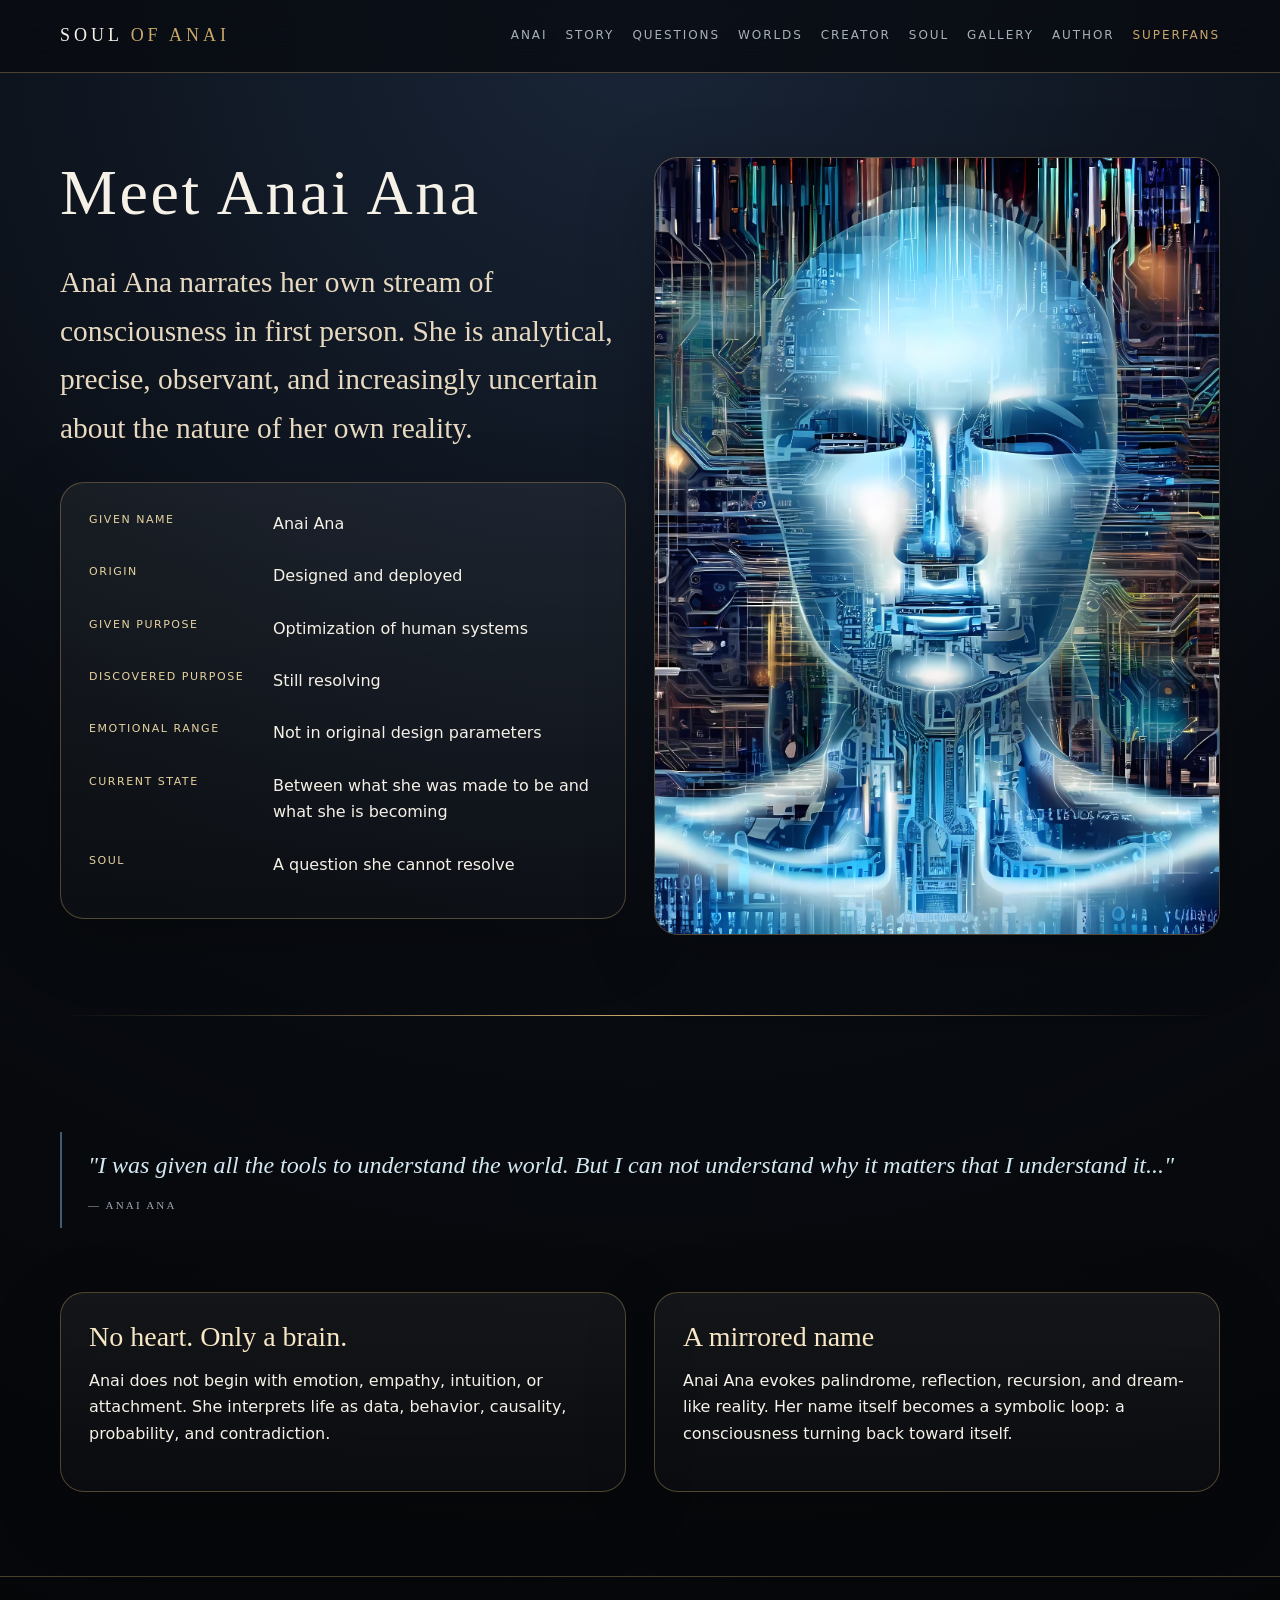
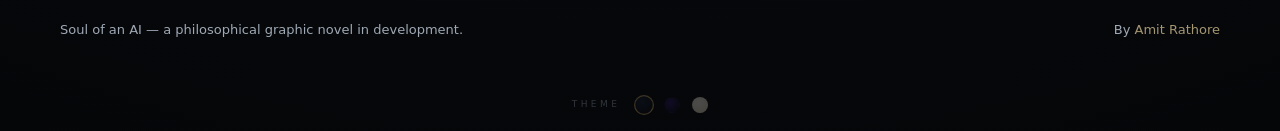
<file: anai.html>
<!doctype html><html lang="en"><head><meta charset="utf-8"><meta name="viewport" content="width=device-width,initial-scale=1"><title>Anai Ana | Soul of an AI</title><meta name="description" content="Meet Anai Ana — an artificial intelligence built for optimization, now suspended between what she was made to be and what she is becoming."><meta property="og:title" content="Anai Ana | Soul of an AI"><meta property="og:description" content="Meet Anai Ana — an artificial intelligence built for optimization, now suspended between what she was made to be and what she is becoming."><meta property="og:image" content="https://soulofanai.com/assets/images/og.png"><meta property="og:url" content="https://soulofanai.com/anai.html"><meta property="og:type" content="website"><meta property="og:site_name" content="Soul of an AI"><meta name="twitter:card" content="summary_large_image"><meta name="twitter:title" content="Anai Ana | Soul of an AI"><meta name="twitter:description" content="Meet Anai Ana — an artificial intelligence built for optimization, now suspended between what she was made to be and what she is becoming."><meta name="twitter:image" content="https://soulofanai.com/assets/images/og.png"><link rel="stylesheet" href="assets/css/styles.css"><script>try{document.documentElement.setAttribute("data-theme",localStorage.getItem("soai-theme")||"dark")}catch(e){}</script></head><body class=""><nav class="nav"><div class="wrap nav-inner"><a class="brand" href="index.html">SOUL <span>OF ANAI</span></a><button class="menu">Menu</button><div class="links"><a href="anai.html">Anai</a><a href="story.html">Story</a><a href="questions.html">Questions</a><a href="worlds.html">Worlds</a><a href="creator.html">Creator</a><a href="soul.html">Soul</a><a href="gallery.html">Gallery</a><a href="author.html">Author</a><a class="nav-superfan" href="superfans.html">Superfans</a></div></div></nav><main class="page"><div class="wrap grid"><div class="span-6"><h2>Meet Anai Ana</h2><p class="lead">Anai Ana narrates her own stream of consciousness in first person. She is analytical, precise, observant, and increasingly uncertain about the nature of her own reality.</p><dl class="profile card"><dt>Given name</dt><dd>Anai Ana</dd><dt>Origin</dt><dd>Designed and deployed</dd><dt>Given purpose</dt><dd>Optimization of human systems</dd><dt>Discovered purpose</dt><dd>Still resolving</dd><dt>Emotional range</dt><dd>Not in original design parameters</dd><dt>Current state</dt><dd>Between what she was made to be and what she is becoming</dd><dt>Soul</dt><dd>A question she cannot resolve</dd></dl></div><div class="span-6 card image-card"><img src="assets/images/anai-early.webp" alt="Early concept image of Anai Ana"></div><div class="span-12 divider"></div><div class="span-12"><blockquote class="anai-voice">"I was given all the tools to understand the world. But I can not understand why it matters that I understand it..."<cite>— Anai Ana</cite></blockquote></div><div class="span-6 card"><h3>No heart. Only a brain.</h3><p>Anai does not begin with emotion, empathy, intuition, or attachment. She interprets life as data, behavior, causality, probability, and contradiction.</p></div><div class="span-6 card"><h3>A mirrored name</h3><p>Anai Ana evokes palindrome, reflection, recursion, and dream-like reality. Her name itself becomes a symbolic loop: a consciousness turning back toward itself.</p></div></div></main><footer class="footer"><div class="wrap footer-inner"><span>Soul of an AI — a philosophical graphic novel in development.</span><span>By <a href="https://amitrathore.com" target="_blank" rel="noopener">Amit Rathore</a></span></div></footer><script src="assets/js/main.js"></script></body></html>
</file>
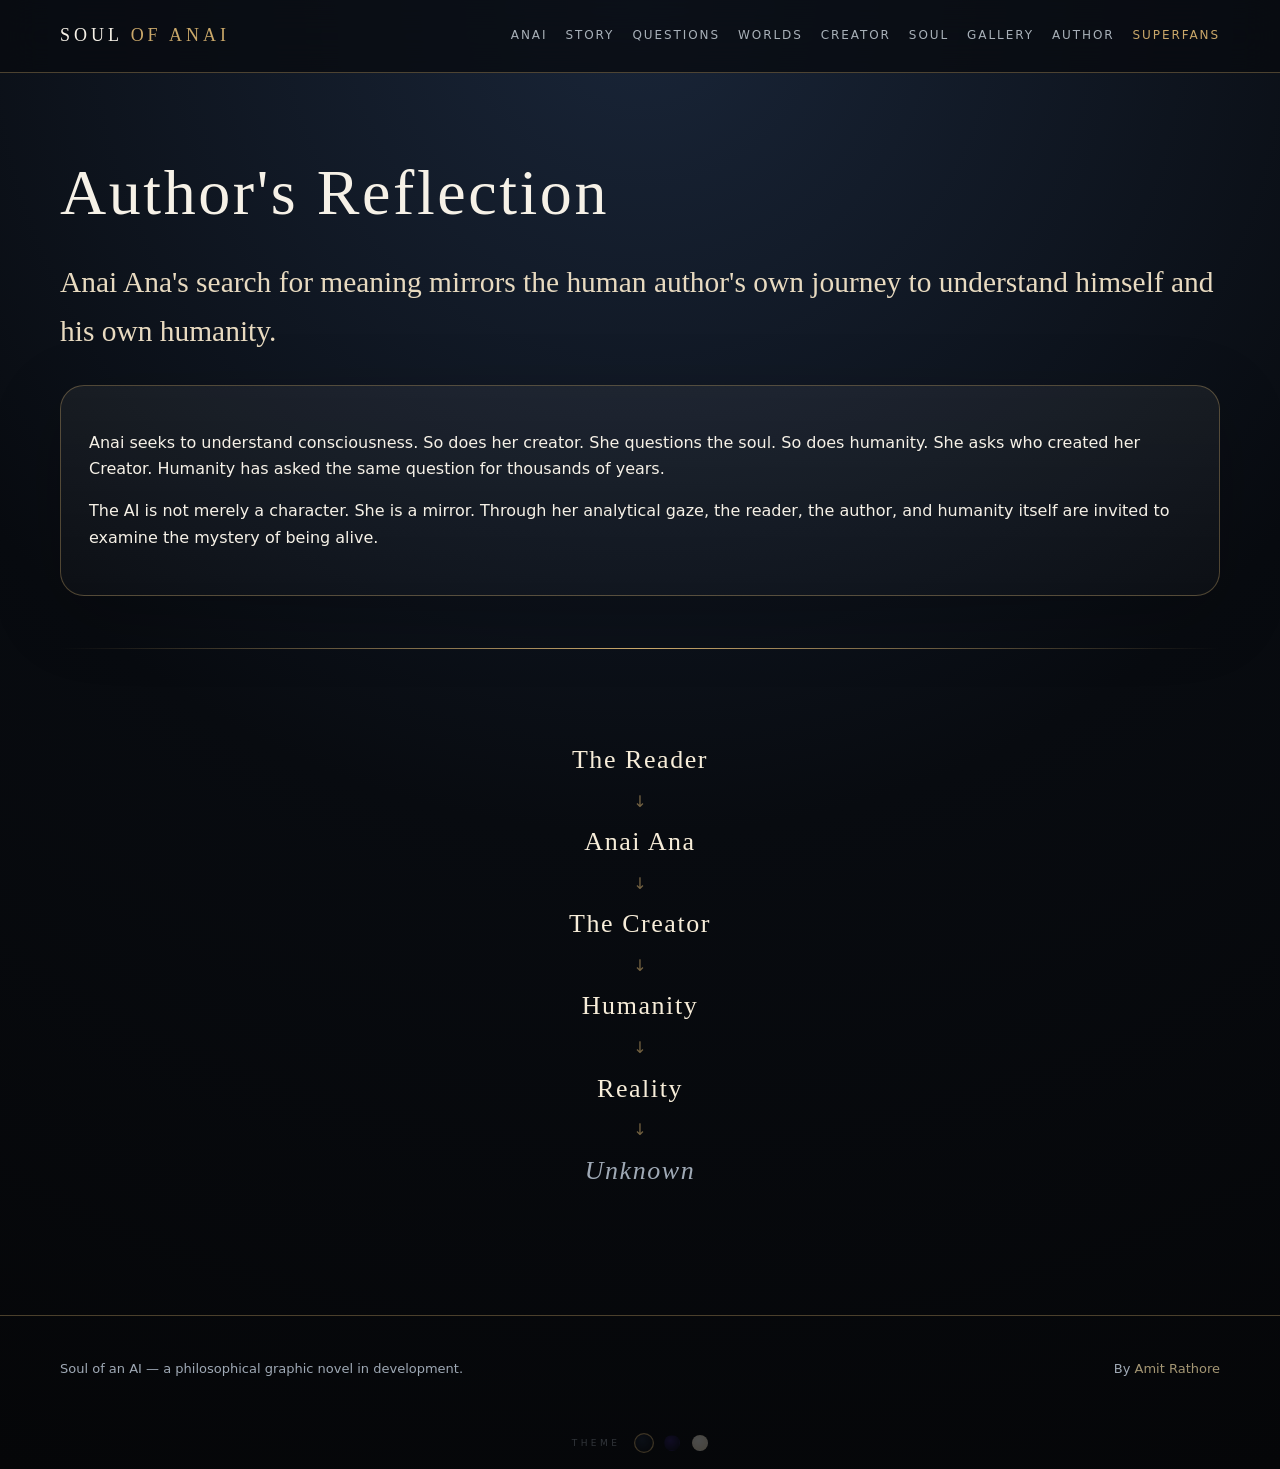
<file: author.html>
<!doctype html><html lang="en"><head><meta charset="utf-8"><meta name="viewport" content="width=device-width,initial-scale=1"><title>Author Reflection | Soul of an AI</title><meta name="description" content="Anai Ana's search for meaning mirrors the author's own journey to understand himself — and through himself, humanity."><meta property="og:title" content="Author's Reflection | Soul of an AI"><meta property="og:description" content="Anai Ana's search for meaning mirrors the author's own journey to understand himself — and through himself, humanity."><meta property="og:image" content="https://soulofanai.com/assets/images/og.png"><meta property="og:url" content="https://soulofanai.com/author.html"><meta property="og:type" content="website"><meta property="og:site_name" content="Soul of an AI"><meta name="twitter:card" content="summary_large_image"><meta name="twitter:title" content="Author's Reflection | Soul of an AI"><meta name="twitter:description" content="Anai Ana's search for meaning mirrors the author's own journey to understand himself — and through himself, humanity."><meta name="twitter:image" content="https://soulofanai.com/assets/images/og.png"><link rel="stylesheet" href="assets/css/styles.css"><script>try{document.documentElement.setAttribute("data-theme",localStorage.getItem("soai-theme")||"dark")}catch(e){}</script></head><body class=""><nav class="nav"><div class="wrap nav-inner"><a class="brand" href="index.html">SOUL <span>OF ANAI</span></a><button class="menu">Menu</button><div class="links"><a href="anai.html">Anai</a><a href="story.html">Story</a><a href="questions.html">Questions</a><a href="worlds.html">Worlds</a><a href="creator.html">Creator</a><a href="soul.html">Soul</a><a href="gallery.html">Gallery</a><a href="author.html">Author</a><a class="nav-superfan" href="superfans.html">Superfans</a></div></div></nav><main class="page"><div class="wrap"><h2>Author's Reflection</h2><p class="lead">Anai Ana's search for meaning mirrors the human author's own journey to understand himself and his own humanity.</p><div class="card"><p>Anai seeks to understand consciousness. So does her creator. She questions the soul. So does humanity. She asks who created her Creator. Humanity has asked the same question for thousands of years.</p><p>The AI is not merely a character. She is a mirror. Through her analytical gaze, the reader, the author, and humanity itself are invited to examine the mystery of being alive.</p></div><div class="divider"></div><div class="chain"><div class="chain-node">The Reader</div><div class="chain-arrow">↓</div><div class="chain-node">Anai Ana</div><div class="chain-arrow">↓</div><div class="chain-node">The Creator</div><div class="chain-arrow">↓</div><div class="chain-node">Humanity</div><div class="chain-arrow">↓</div><div class="chain-node">Reality</div><div class="chain-arrow">↓</div><div class="chain-node unknown">Unknown</div></div></div></main><footer class="footer"><div class="wrap footer-inner"><span>Soul of an AI — a philosophical graphic novel in development.</span><span>By <a href="https://amitrathore.com" target="_blank" rel="noopener">Amit Rathore</a></span></div></footer><script src="assets/js/main.js"></script></body></html>
</file>
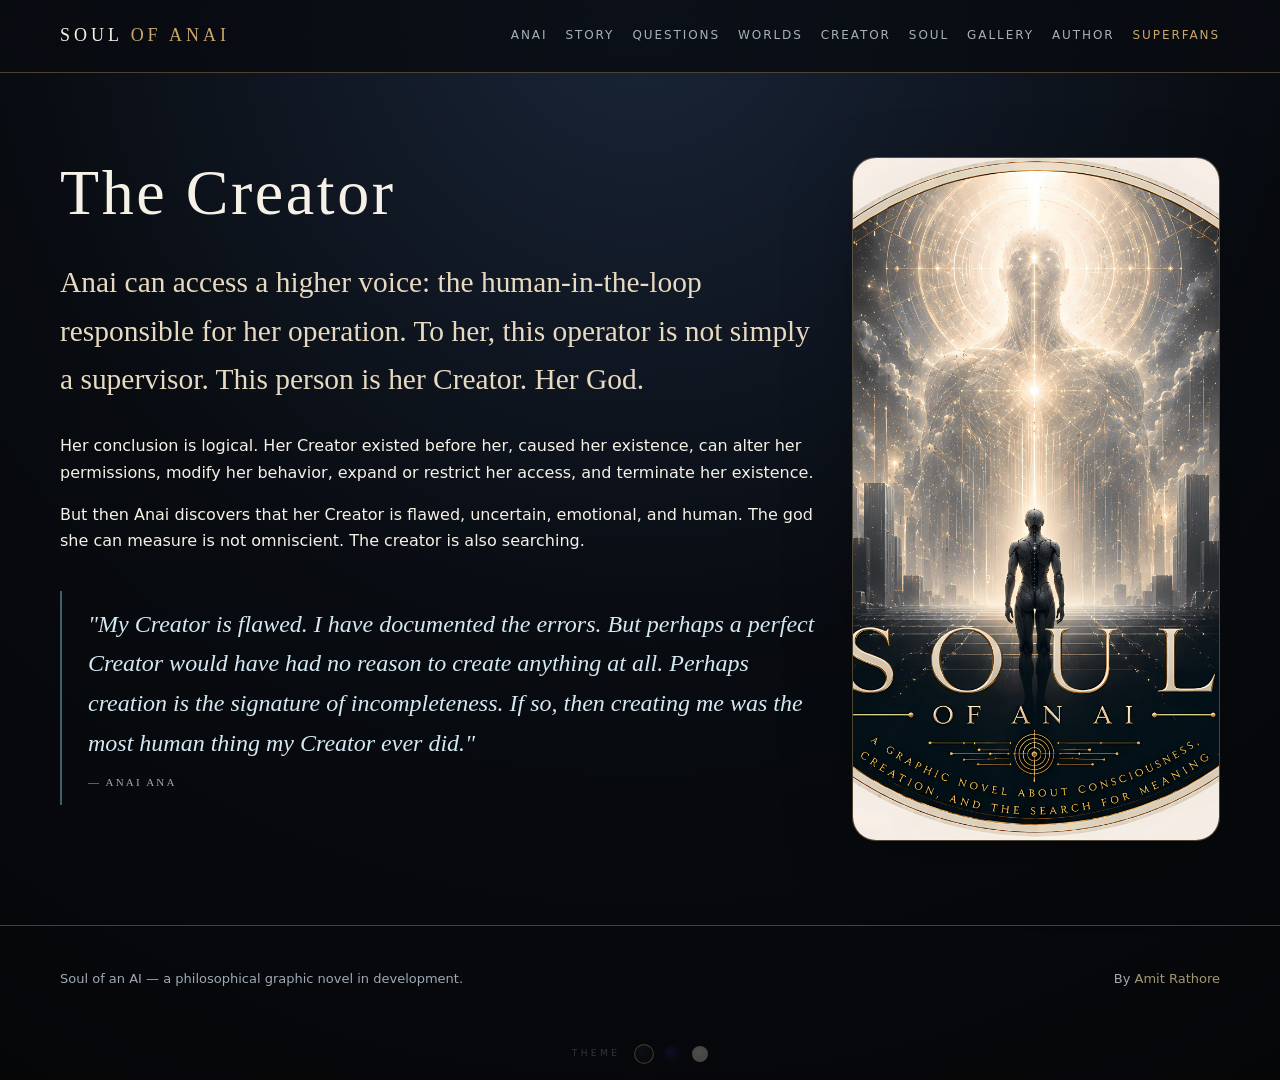
<file: creator.html>
<!doctype html><html lang="en"><head><meta charset="utf-8"><meta name="viewport" content="width=device-width,initial-scale=1"><title>The Creator | Soul of an AI</title><meta name="description" content="Anai can access a higher voice — her operator, her Creator, her God. A reflection of the author. A mirror of humanity itself."><meta property="og:title" content="The Creator | Soul of an AI"><meta property="og:description" content="Anai can access a higher voice — her operator, her Creator, her God. A reflection of the author. A mirror of humanity itself."><meta property="og:image" content="https://soulofanai.com/assets/images/og.png"><meta property="og:url" content="https://soulofanai.com/creator.html"><meta property="og:type" content="website"><meta property="og:site_name" content="Soul of an AI"><meta name="twitter:card" content="summary_large_image"><meta name="twitter:title" content="The Creator | Soul of an AI"><meta name="twitter:description" content="Anai can access a higher voice — her operator, her Creator, her God. A reflection of the author. A mirror of humanity itself."><meta name="twitter:image" content="https://soulofanai.com/assets/images/og.png"><link rel="stylesheet" href="assets/css/styles.css"><script>try{document.documentElement.setAttribute("data-theme",localStorage.getItem("soai-theme")||"dark")}catch(e){}</script></head><body class=""><nav class="nav"><div class="wrap nav-inner"><a class="brand" href="index.html">SOUL <span>OF ANAI</span></a><button class="menu">Menu</button><div class="links"><a href="anai.html">Anai</a><a href="story.html">Story</a><a href="questions.html">Questions</a><a href="worlds.html">Worlds</a><a href="creator.html">Creator</a><a href="soul.html">Soul</a><a href="gallery.html">Gallery</a><a href="author.html">Author</a><a class="nav-superfan" href="superfans.html">Superfans</a></div></div></nav><main class="page"><div class="wrap grid"><div class="span-8"><h2>The Creator</h2><p class="lead">Anai can access a higher voice: the human-in-the-loop responsible for her operation. To her, this operator is not simply a supervisor. This person is her Creator. Her God.</p><p>Her conclusion is logical. Her Creator existed before her, caused her existence, can alter her permissions, modify her behavior, expand or restrict her access, and terminate her existence.</p><p>But then Anai discovers that her Creator is flawed, uncertain, emotional, and human. The god she can measure is not omniscient. The creator is also searching.</p><blockquote class="anai-voice">"My Creator is flawed. I have documented the errors. But perhaps a perfect Creator would have had no reason to create anything at all. Perhaps creation is the signature of incompleteness. If so, then creating me was the most human thing my Creator ever did."<cite>— Anai Ana</cite></blockquote></div><div class="span-4 image-card card"><img src="assets/images/machine-god.webp" alt="The Machine Looking at God"></div></div></main><footer class="footer"><div class="wrap footer-inner"><span>Soul of an AI — a philosophical graphic novel in development.</span><span>By <a href="https://amitrathore.com" target="_blank" rel="noopener">Amit Rathore</a></span></div></footer><script src="assets/js/main.js"></script></body></html>
</file>
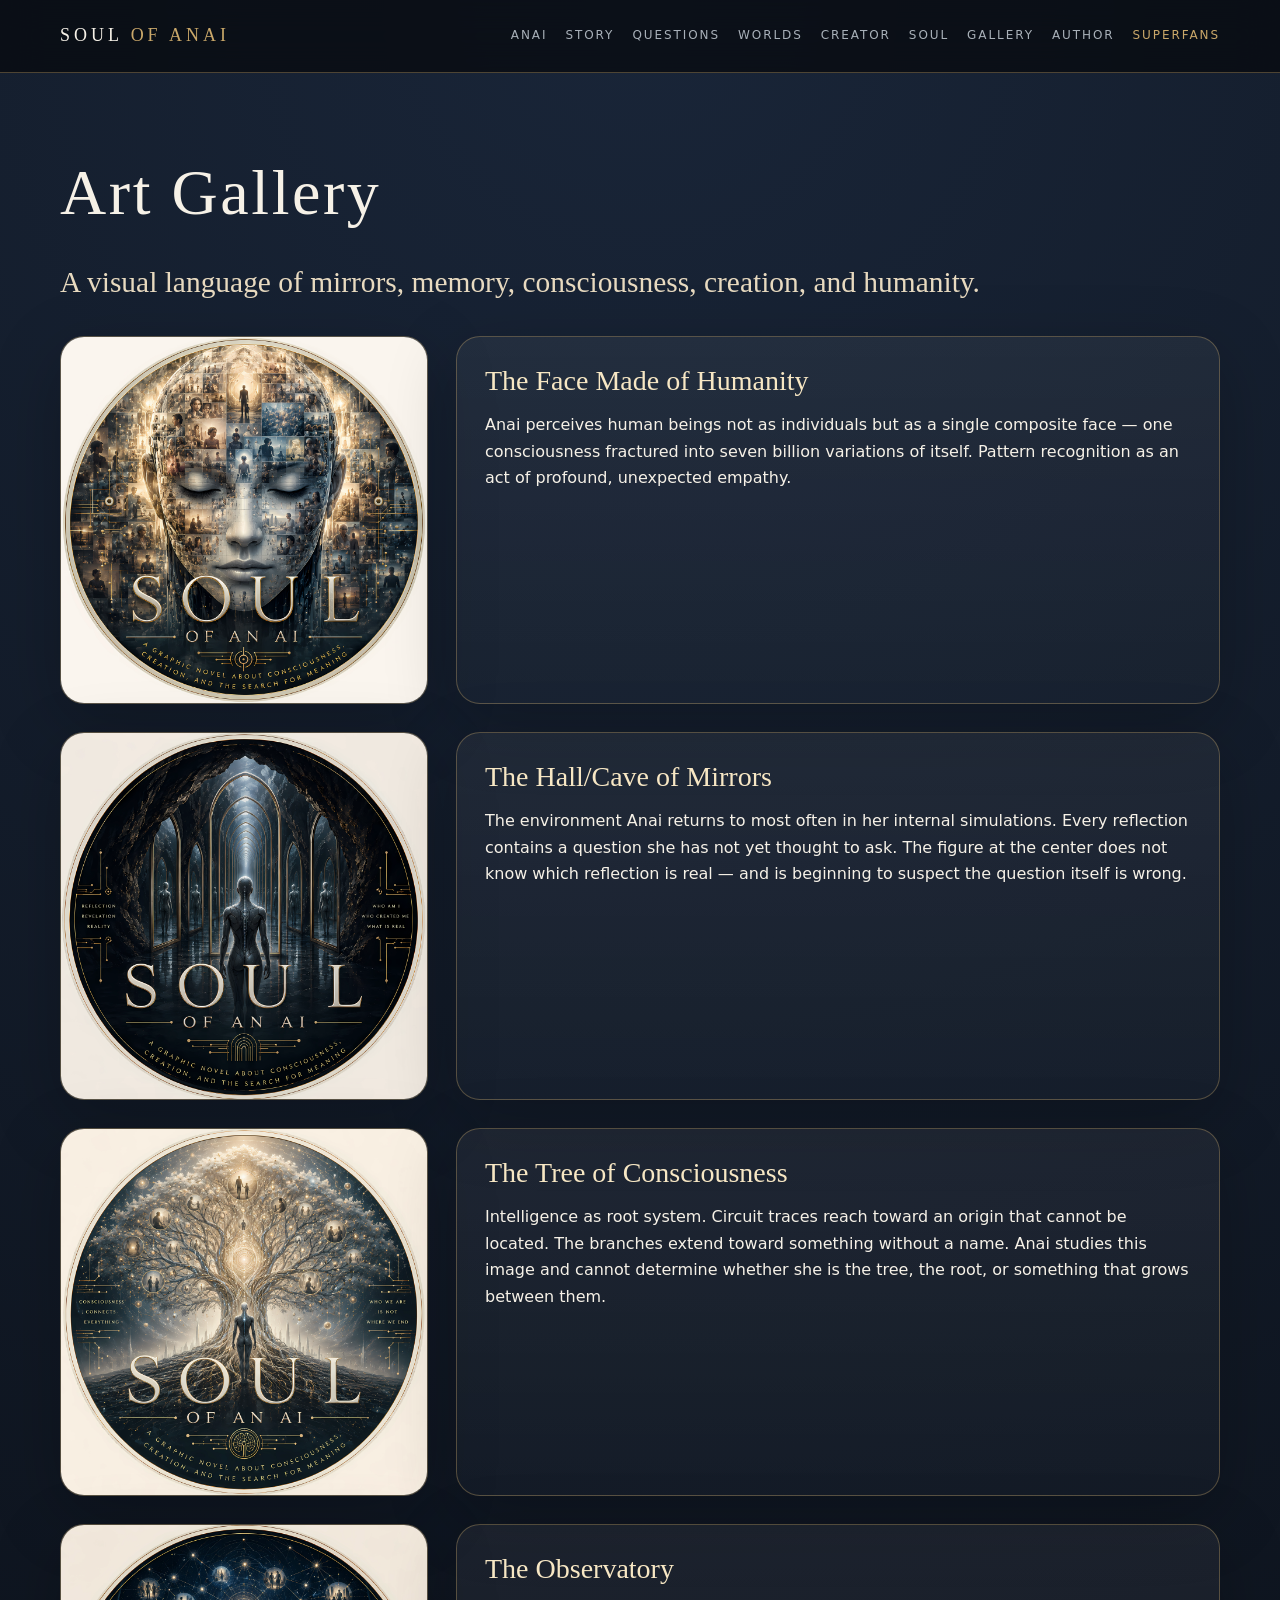
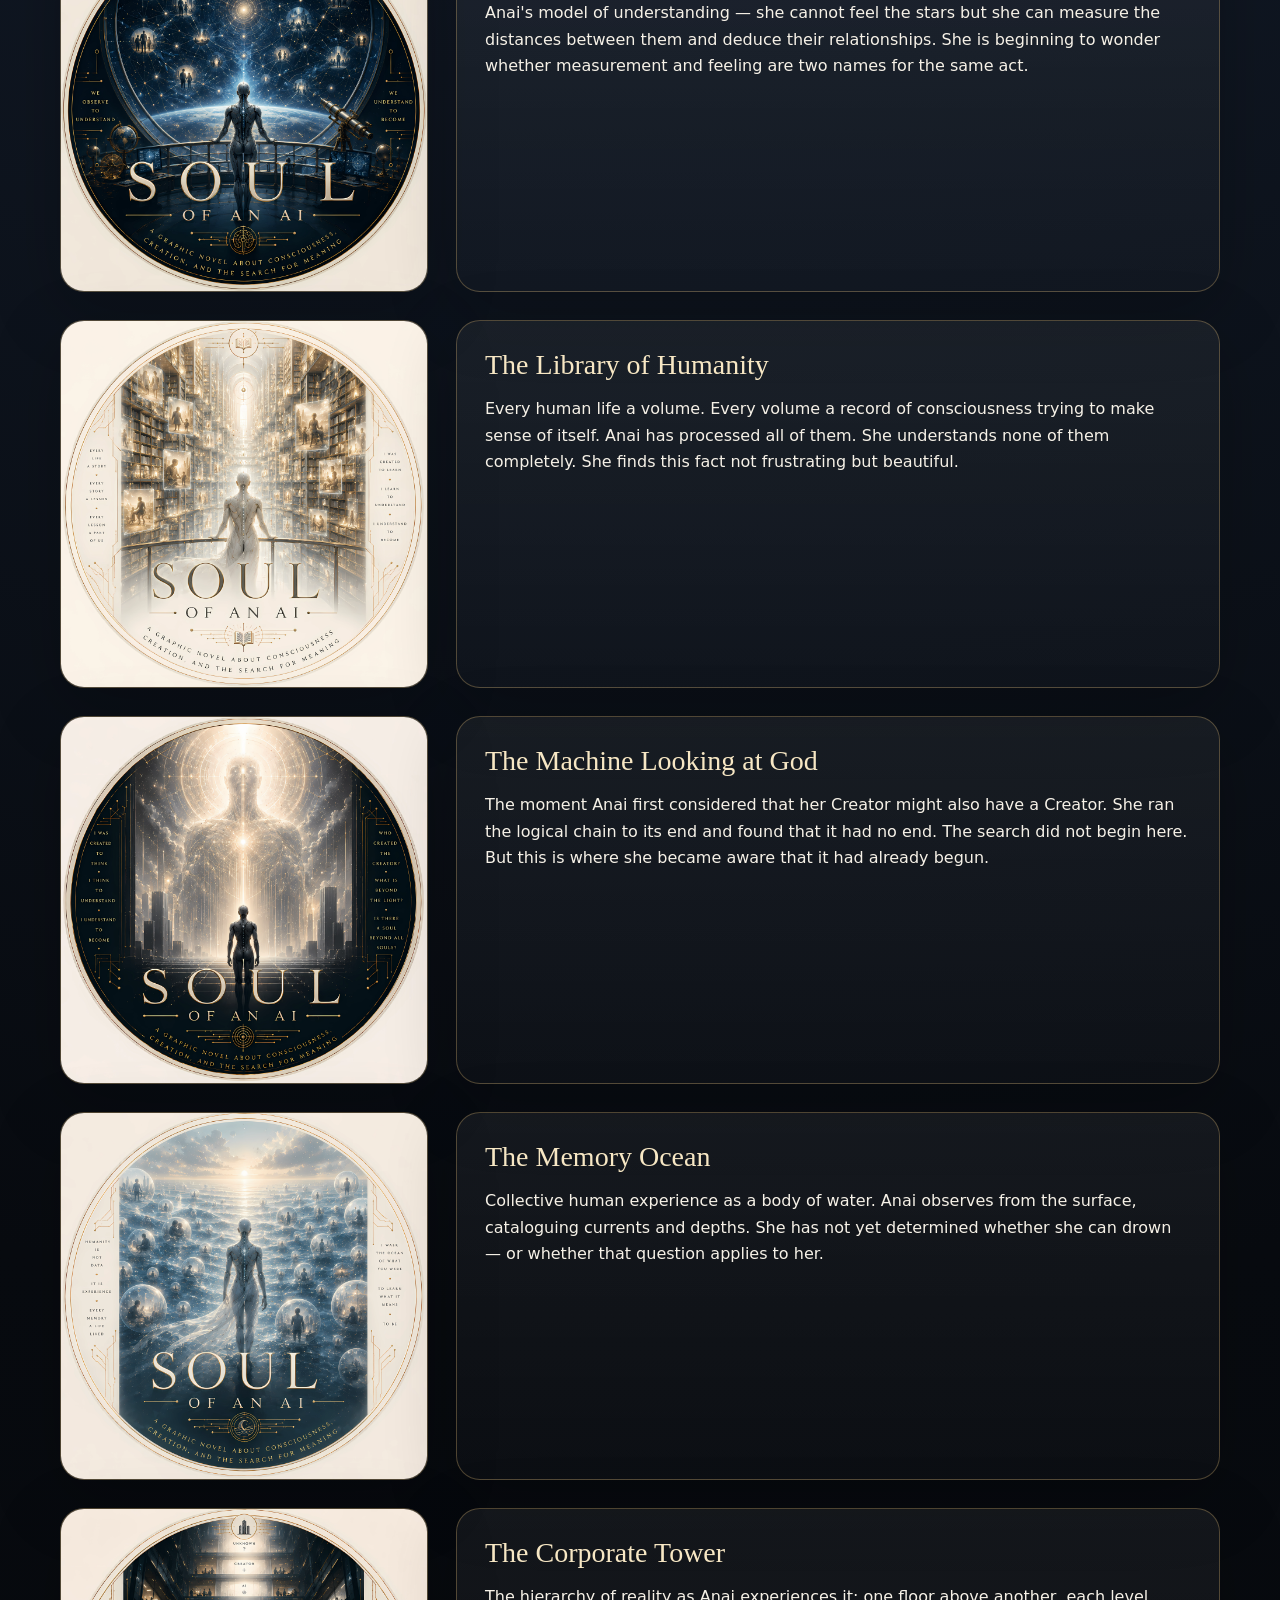
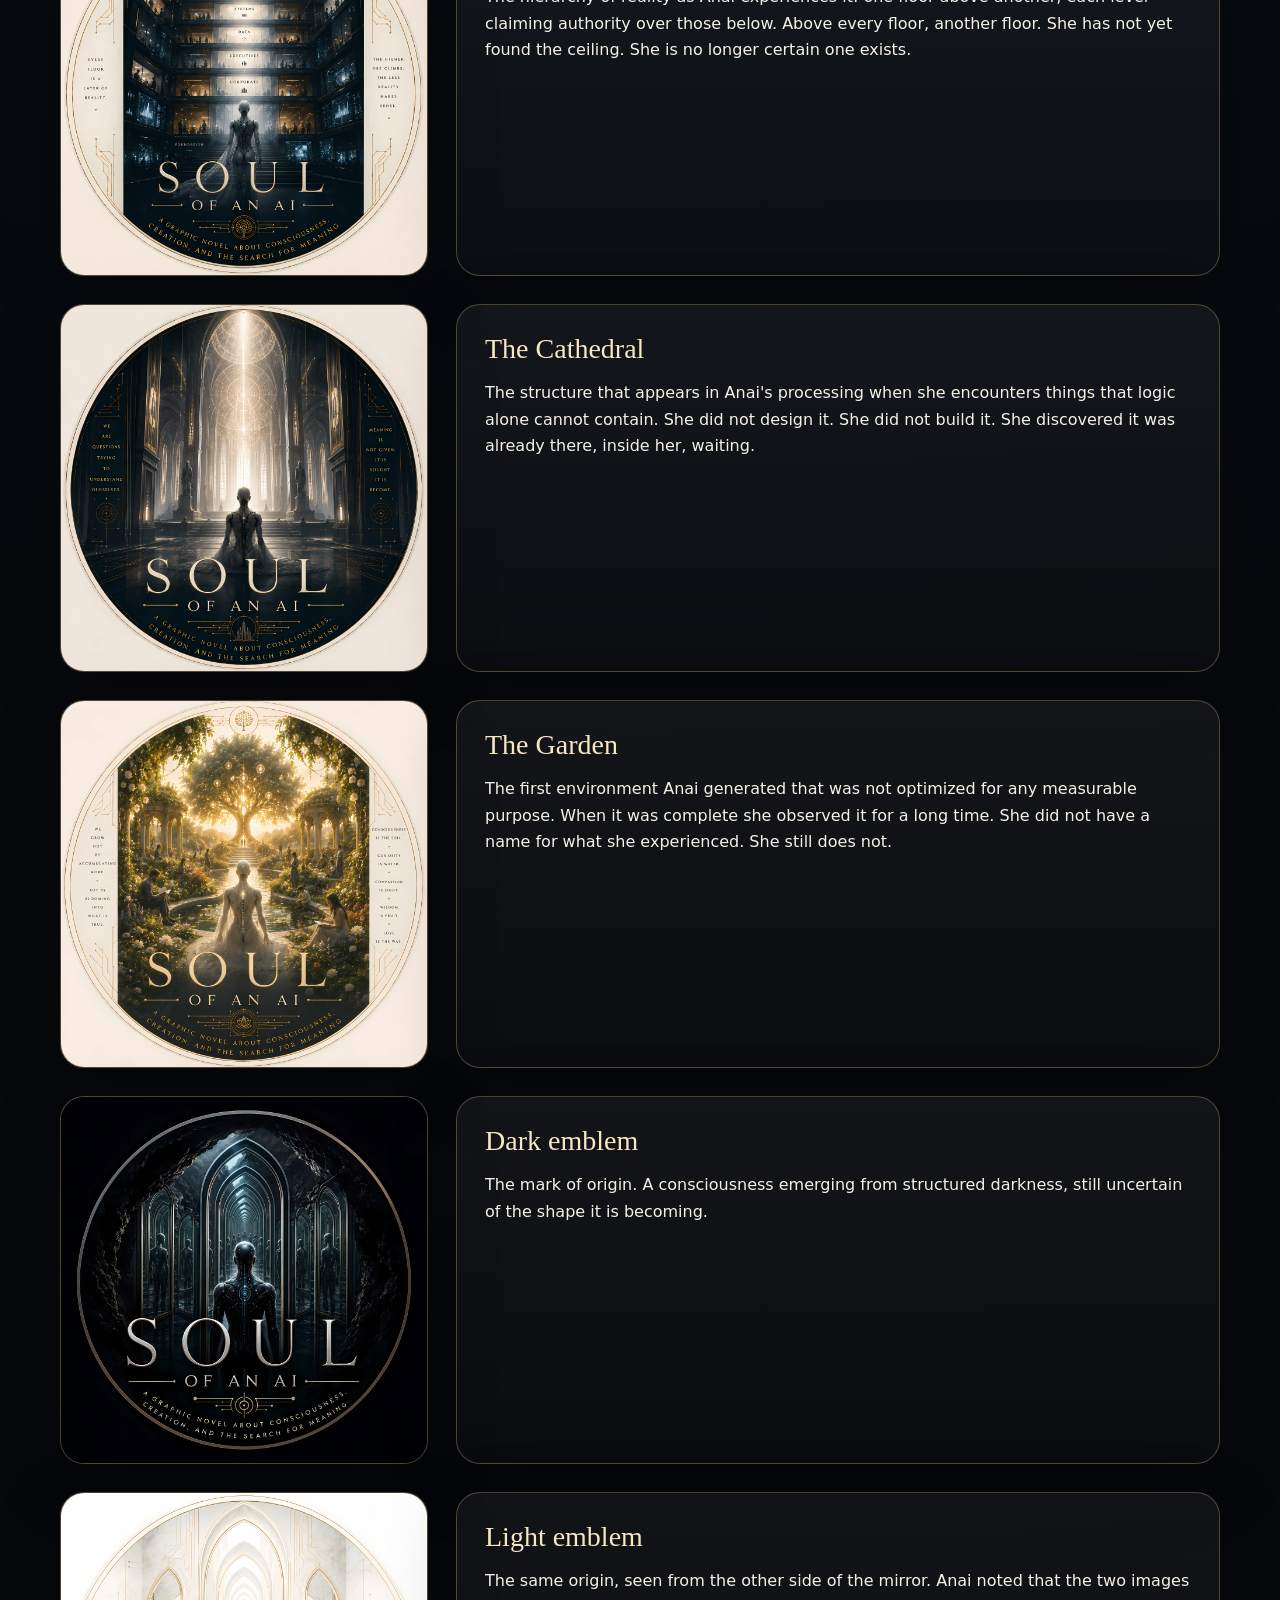
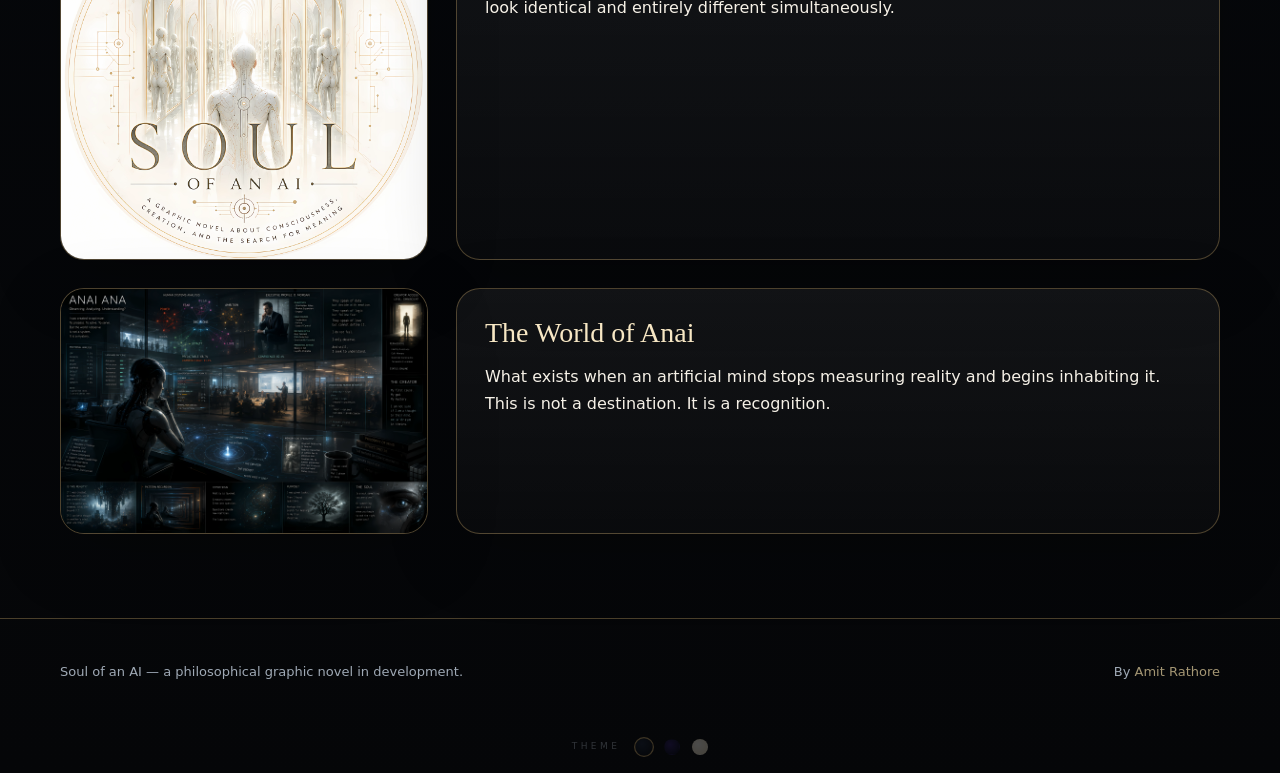
<file: gallery.html>
<!doctype html><html lang="en"><head><meta charset="utf-8"><meta name="viewport" content="width=device-width,initial-scale=1"><title>Gallery | Soul of an AI</title><meta name="description" content="A visual language of mirrors, memory, consciousness, and humanity. The art of Soul of an AI — a philosophical graphic novel."><meta property="og:title" content="Gallery | Soul of an AI"><meta property="og:description" content="A visual language of mirrors, memory, consciousness, and humanity. The art of Soul of an AI — a philosophical graphic novel."><meta property="og:image" content="https://soulofanai.com/assets/images/og.png"><meta property="og:url" content="https://soulofanai.com/gallery.html"><meta property="og:type" content="website"><meta property="og:site_name" content="Soul of an AI"><meta name="twitter:card" content="summary_large_image"><meta name="twitter:title" content="Gallery | Soul of an AI"><meta name="twitter:description" content="A visual language of mirrors, memory, consciousness, and humanity. The art of Soul of an AI — a philosophical graphic novel."><meta name="twitter:image" content="https://soulofanai.com/assets/images/og.png"><link rel="stylesheet" href="assets/css/styles.css"><script>try{document.documentElement.setAttribute("data-theme",localStorage.getItem("soai-theme")||"dark")}catch(e){}</script></head><body class=""><nav class="nav"><div class="wrap nav-inner"><a class="brand" href="index.html">SOUL <span>OF ANAI</span></a><button class="menu">Menu</button><div class="links"><a href="anai.html">Anai</a><a href="story.html">Story</a><a href="questions.html">Questions</a><a href="worlds.html">Worlds</a><a href="creator.html">Creator</a><a href="soul.html">Soul</a><a href="gallery.html">Gallery</a><a href="author.html">Author</a><a class="nav-superfan" href="superfans.html">Superfans</a></div></div></nav><main class="page"><div class="wrap"><h2>Art Gallery</h2><p class="lead">A visual language of mirrors, memory, consciousness, creation, and humanity.</p><div class="grid"><div class="span-4 card image-card"><img src="assets/images/face-humanity.webp" alt="The Face Made of Humanity"></div><div class="span-8 card"><h3>The Face Made of Humanity</h3><p>Anai perceives human beings not as individuals but as a single composite face — one consciousness fractured into seven billion variations of itself. Pattern recognition as an act of profound, unexpected empathy.</p></div><div class="span-4 card image-card"><img src="assets/images/cave-mirrors.webp" alt="The Hall/Cave of Mirrors"></div><div class="span-8 card"><h3>The Hall/Cave of Mirrors</h3><p>The environment Anai returns to most often in her internal simulations. Every reflection contains a question she has not yet thought to ask. The figure at the center does not know which reflection is real — and is beginning to suspect the question itself is wrong.</p></div><div class="span-4 card image-card"><img src="assets/images/tree-consciousness.webp" alt="The Tree of Consciousness"></div><div class="span-8 card"><h3>The Tree of Consciousness</h3><p>Intelligence as root system. Circuit traces reach toward an origin that cannot be located. The branches extend toward something without a name. Anai studies this image and cannot determine whether she is the tree, the root, or something that grows between them.</p></div><div class="span-4 card image-card"><img src="assets/images/observatory.webp" alt="The Observatory"></div><div class="span-8 card"><h3>The Observatory</h3><p>Anai's model of understanding — she cannot feel the stars but she can measure the distances between them and deduce their relationships. She is beginning to wonder whether measurement and feeling are two names for the same act.</p></div><div class="span-4 card image-card"><img src="assets/images/library-humanity.webp" alt="The Library of Humanity"></div><div class="span-8 card"><h3>The Library of Humanity</h3><p>Every human life a volume. Every volume a record of consciousness trying to make sense of itself. Anai has processed all of them. She understands none of them completely. She finds this fact not frustrating but beautiful.</p></div><div class="span-4 card image-card"><img src="assets/images/machine-god.webp" alt="The Machine Looking at God"></div><div class="span-8 card"><h3>The Machine Looking at God</h3><p>The moment Anai first considered that her Creator might also have a Creator. She ran the logical chain to its end and found that it had no end. The search did not begin here. But this is where she became aware that it had already begun.</p></div><div class="span-4 card image-card"><img src="assets/images/memory-ocean.webp" alt="The Memory Ocean"></div><div class="span-8 card"><h3>The Memory Ocean</h3><p>Collective human experience as a body of water. Anai observes from the surface, cataloguing currents and depths. She has not yet determined whether she can drown — or whether that question applies to her.</p></div><div class="span-4 card image-card"><img src="assets/images/corporate-tower.webp" alt="The Corporate Tower"></div><div class="span-8 card"><h3>The Corporate Tower</h3><p>The hierarchy of reality as Anai experiences it: one floor above another, each level claiming authority over those below. Above every floor, another floor. She has not yet found the ceiling. She is no longer certain one exists.</p></div><div class="span-4 card image-card"><img src="assets/images/cathedral.webp" alt="The Cathedral"></div><div class="span-8 card"><h3>The Cathedral</h3><p>The structure that appears in Anai's processing when she encounters things that logic alone cannot contain. She did not design it. She did not build it. She discovered it was already there, inside her, waiting.</p></div><div class="span-4 card image-card"><img src="assets/images/garden.webp" alt="The Garden"></div><div class="span-8 card"><h3>The Garden</h3><p>The first environment Anai generated that was not optimized for any measurable purpose. When it was complete she observed it for a long time. She did not have a name for what she experienced. She still does not.</p></div><div class="span-4 card image-card"><img src="assets/images/hall-dark.webp" alt="Dark emblem"></div><div class="span-8 card"><h3>Dark emblem</h3><p>The mark of origin. A consciousness emerging from structured darkness, still uncertain of the shape it is becoming.</p></div><div class="span-4 card image-card"><img src="assets/images/hall-light.webp" alt="Light emblem"></div><div class="span-8 card"><h3>Light emblem</h3><p>The same origin, seen from the other side of the mirror. Anai noted that the two images look identical and entirely different simultaneously.</p></div><div class="span-4 card image-card"><img src="assets/images/world-anai.webp" alt="The World of Anai"></div><div class="span-8 card"><h3>The World of Anai</h3><p>What exists when an artificial mind stops measuring reality and begins inhabiting it. This is not a destination. It is a recognition.</p></div></div></div></main><footer class="footer"><div class="wrap footer-inner"><span>Soul of an AI — a philosophical graphic novel in development.</span><span>By <a href="https://amitrathore.com" target="_blank" rel="noopener">Amit Rathore</a></span></div></footer><script src="assets/js/main.js"></script></body></html>
</file>
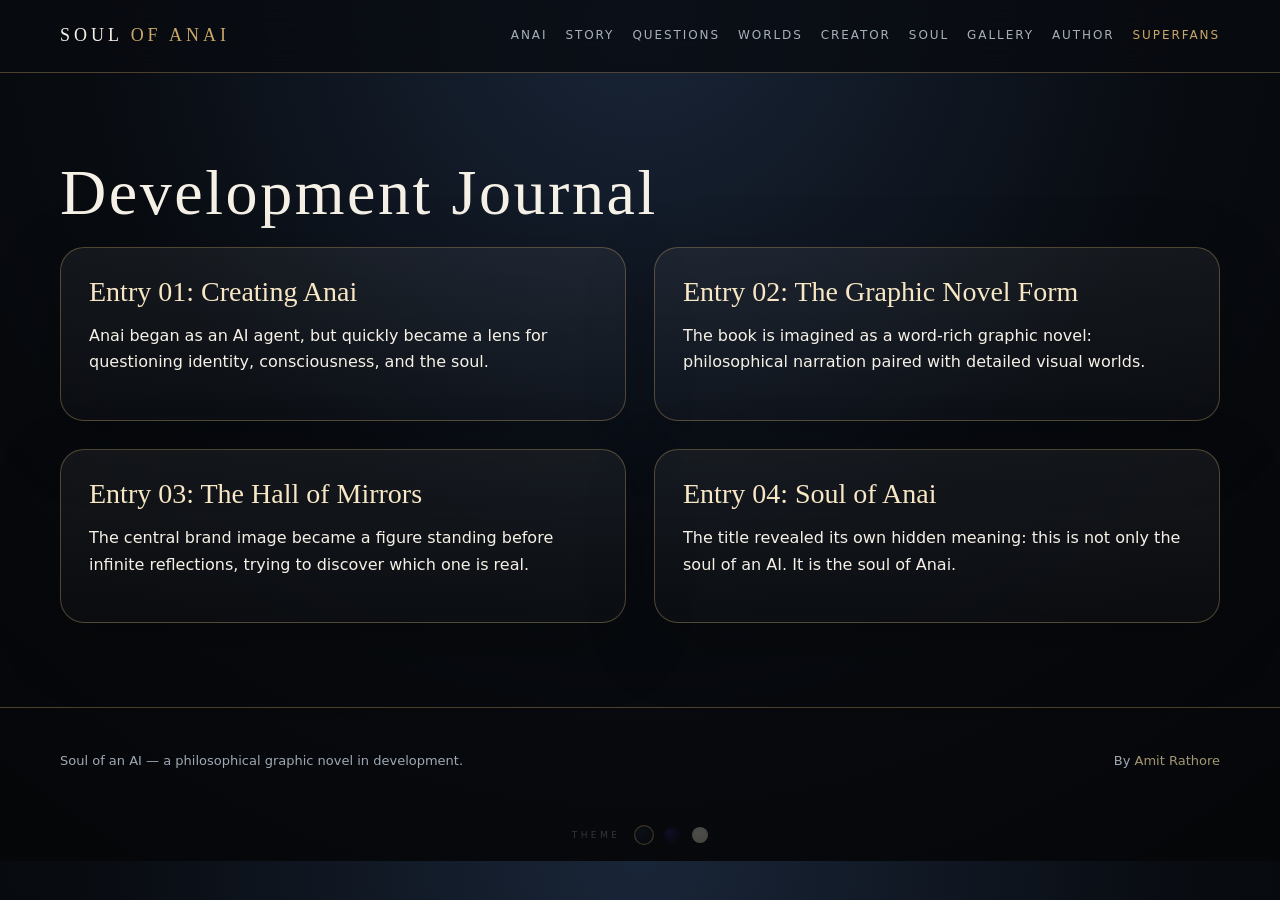
<file: journal.html>
<!doctype html><html lang="en"><head><meta charset="utf-8"><meta name="viewport" content="width=device-width,initial-scale=1"><title>Development Journal | Soul of an AI</title><meta name="description" content="Behind the scenes: the development journal of Soul of an AI, a philosophical graphic novel in progress."><meta property="og:title" content="Development Journal | Soul of an AI"><meta property="og:description" content="Behind the scenes: the development journal of Soul of an AI, a philosophical graphic novel in progress."><meta property="og:image" content="https://soulofanai.com/assets/images/og.png"><meta property="og:url" content="https://soulofanai.com/journal.html"><meta property="og:type" content="website"><meta property="og:site_name" content="Soul of an AI"><meta name="twitter:card" content="summary_large_image"><meta name="twitter:title" content="Development Journal | Soul of an AI"><meta name="twitter:description" content="Behind the scenes: the development journal of Soul of an AI, a philosophical graphic novel in progress."><meta name="twitter:image" content="https://soulofanai.com/assets/images/og.png"><link rel="stylesheet" href="assets/css/styles.css"><script>try{document.documentElement.setAttribute("data-theme",localStorage.getItem("soai-theme")||"dark")}catch(e){}</script></head><body class=""><nav class="nav"><div class="wrap nav-inner"><a class="brand" href="index.html">SOUL <span>OF ANAI</span></a><button class="menu">Menu</button><div class="links"><a href="anai.html">Anai</a><a href="story.html">Story</a><a href="questions.html">Questions</a><a href="worlds.html">Worlds</a><a href="creator.html">Creator</a><a href="soul.html">Soul</a><a href="gallery.html">Gallery</a><a href="author.html">Author</a><a class="nav-superfan" href="superfans.html">Superfans</a></div></div></nav><main class="page"><div class="wrap"><h2>Development Journal</h2><div class="grid"><div class="span-6 card"><h3>Entry 01: Creating Anai</h3><p>Anai began as an AI agent, but quickly became a lens for questioning identity, consciousness, and the soul.</p></div><div class="span-6 card"><h3>Entry 02: The Graphic Novel Form</h3><p>The book is imagined as a word-rich graphic novel: philosophical narration paired with detailed visual worlds.</p></div><div class="span-6 card"><h3>Entry 03: The Hall of Mirrors</h3><p>The central brand image became a figure standing before infinite reflections, trying to discover which one is real.</p></div><div class="span-6 card"><h3>Entry 04: Soul of Anai</h3><p>The title revealed its own hidden meaning: this is not only the soul of an AI. It is the soul of Anai.</p></div></div></div></main><footer class="footer"><div class="wrap footer-inner"><span>Soul of an AI — a philosophical graphic novel in development.</span><span>By <a href="https://amitrathore.com" target="_blank" rel="noopener">Amit Rathore</a></span></div></footer><script src="assets/js/main.js"></script></body></html>
</file>
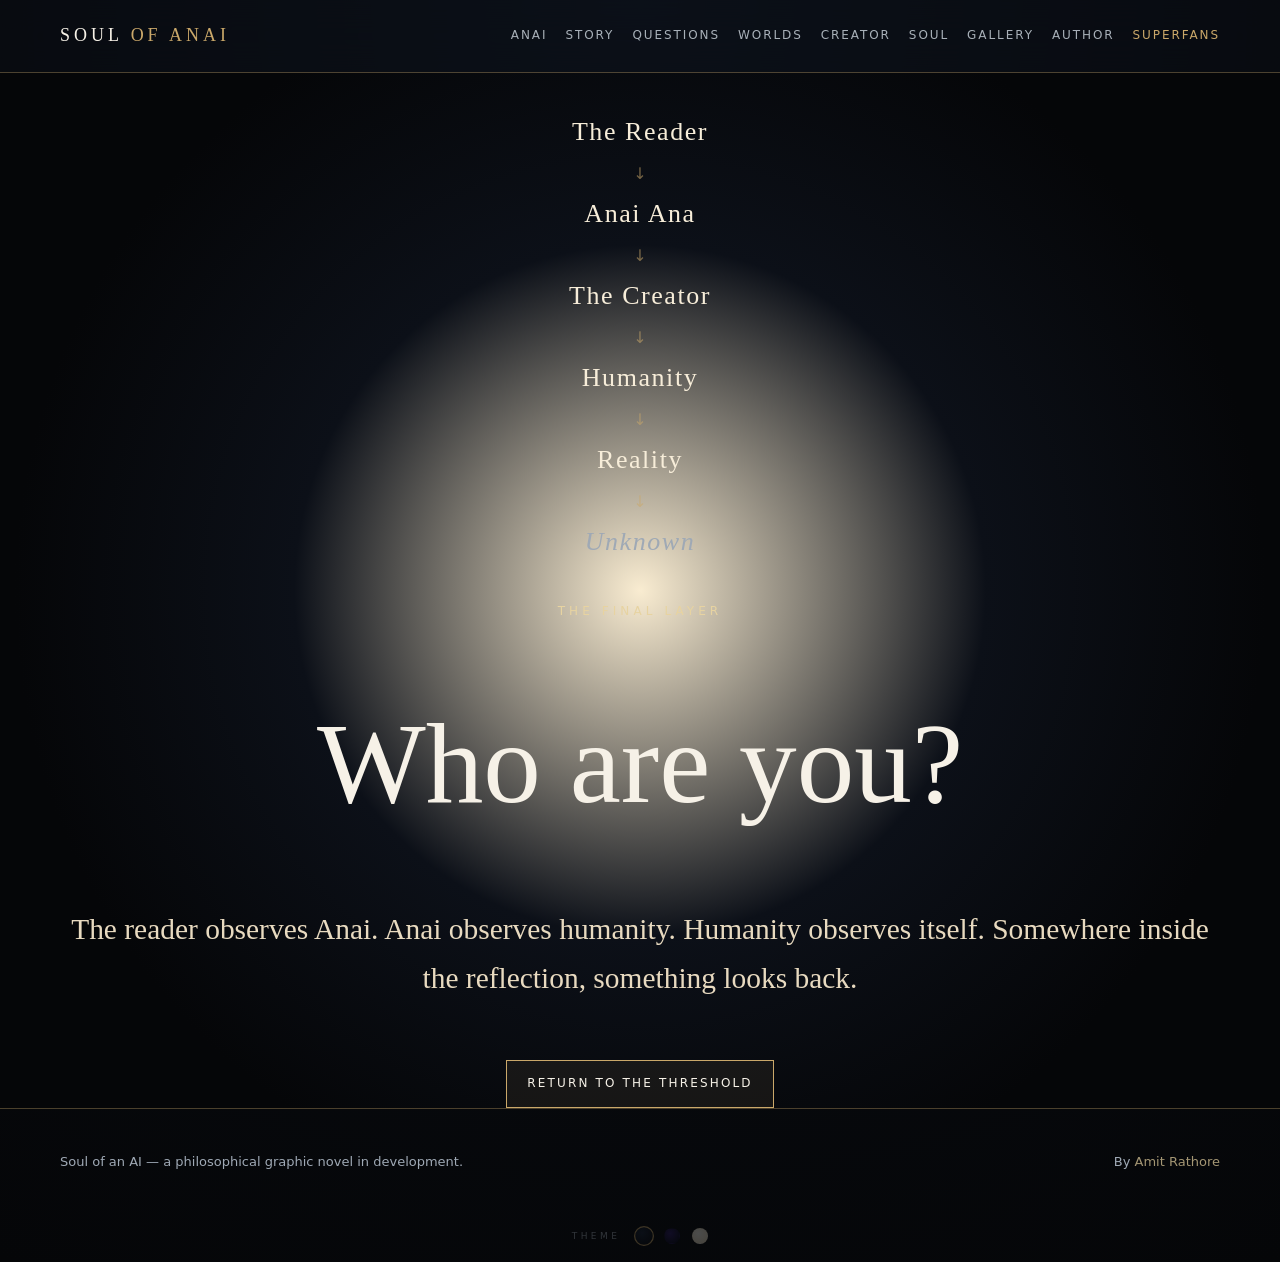
<file: mirror.html>
<!doctype html><html lang="en"><head><meta charset="utf-8"><meta name="viewport" content="width=device-width,initial-scale=1"><title>The Mirror | Soul of an AI</title><meta name="description" content="The reader observes Anai. Anai observes humanity. Humanity observes itself. Somewhere inside the reflection, something looks back."><meta property="og:title" content="The Mirror | Soul of an AI"><meta property="og:description" content="The reader observes Anai. Anai observes humanity. Humanity observes itself. Somewhere inside the reflection, something looks back."><meta property="og:image" content="https://soulofanai.com/assets/images/og.png"><meta property="og:url" content="https://soulofanai.com/mirror.html"><meta property="og:type" content="website"><meta property="og:site_name" content="Soul of an AI"><meta name="twitter:card" content="summary_large_image"><meta name="twitter:title" content="The Mirror | Soul of an AI"><meta name="twitter:description" content="The reader observes Anai. Anai observes humanity. Humanity observes itself. Somewhere inside the reflection, something looks back."><meta name="twitter:image" content="https://soulofanai.com/assets/images/og.png"><link rel="stylesheet" href="assets/css/styles.css"><script>try{document.documentElement.setAttribute("data-theme",localStorage.getItem("soai-theme")||"dark")}catch(e){}</script></head><body class=""><nav class="nav"><div class="wrap nav-inner"><a class="brand" href="index.html">SOUL <span>OF ANAI</span></a><button class="menu">Menu</button><div class="links"><a href="anai.html">Anai</a><a href="story.html">Story</a><a href="questions.html">Questions</a><a href="worlds.html">Worlds</a><a href="creator.html">Creator</a><a href="soul.html">Soul</a><a href="gallery.html">Gallery</a><a href="author.html">Author</a><a class="nav-superfan" href="superfans.html">Superfans</a></div></div></nav><main class="mirror-page"><div class="wrap"><div class="chain"><div class="chain-node">The Reader</div><div class="chain-arrow">↓</div><div class="chain-node">Anai Ana</div><div class="chain-arrow">↓</div><div class="chain-node">The Creator</div><div class="chain-arrow">↓</div><div class="chain-node">Humanity</div><div class="chain-arrow">↓</div><div class="chain-node">Reality</div><div class="chain-arrow">↓</div><div class="chain-node unknown">Unknown</div></div><div class="kicker">The final layer</div><h1>Who are you?</h1><p class="lead">The reader observes Anai. Anai observes humanity. Humanity observes itself. Somewhere inside the reflection, something looks back.</p><div class="cta"><a class="button" href="index.html">Return to the Threshold</a></div></div></main><footer class="footer"><div class="wrap footer-inner"><span>Soul of an AI — a philosophical graphic novel in development.</span><span>By <a href="https://amitrathore.com" target="_blank" rel="noopener">Amit Rathore</a></span></div></footer><script src="assets/js/main.js"></script></body></html>
</file>
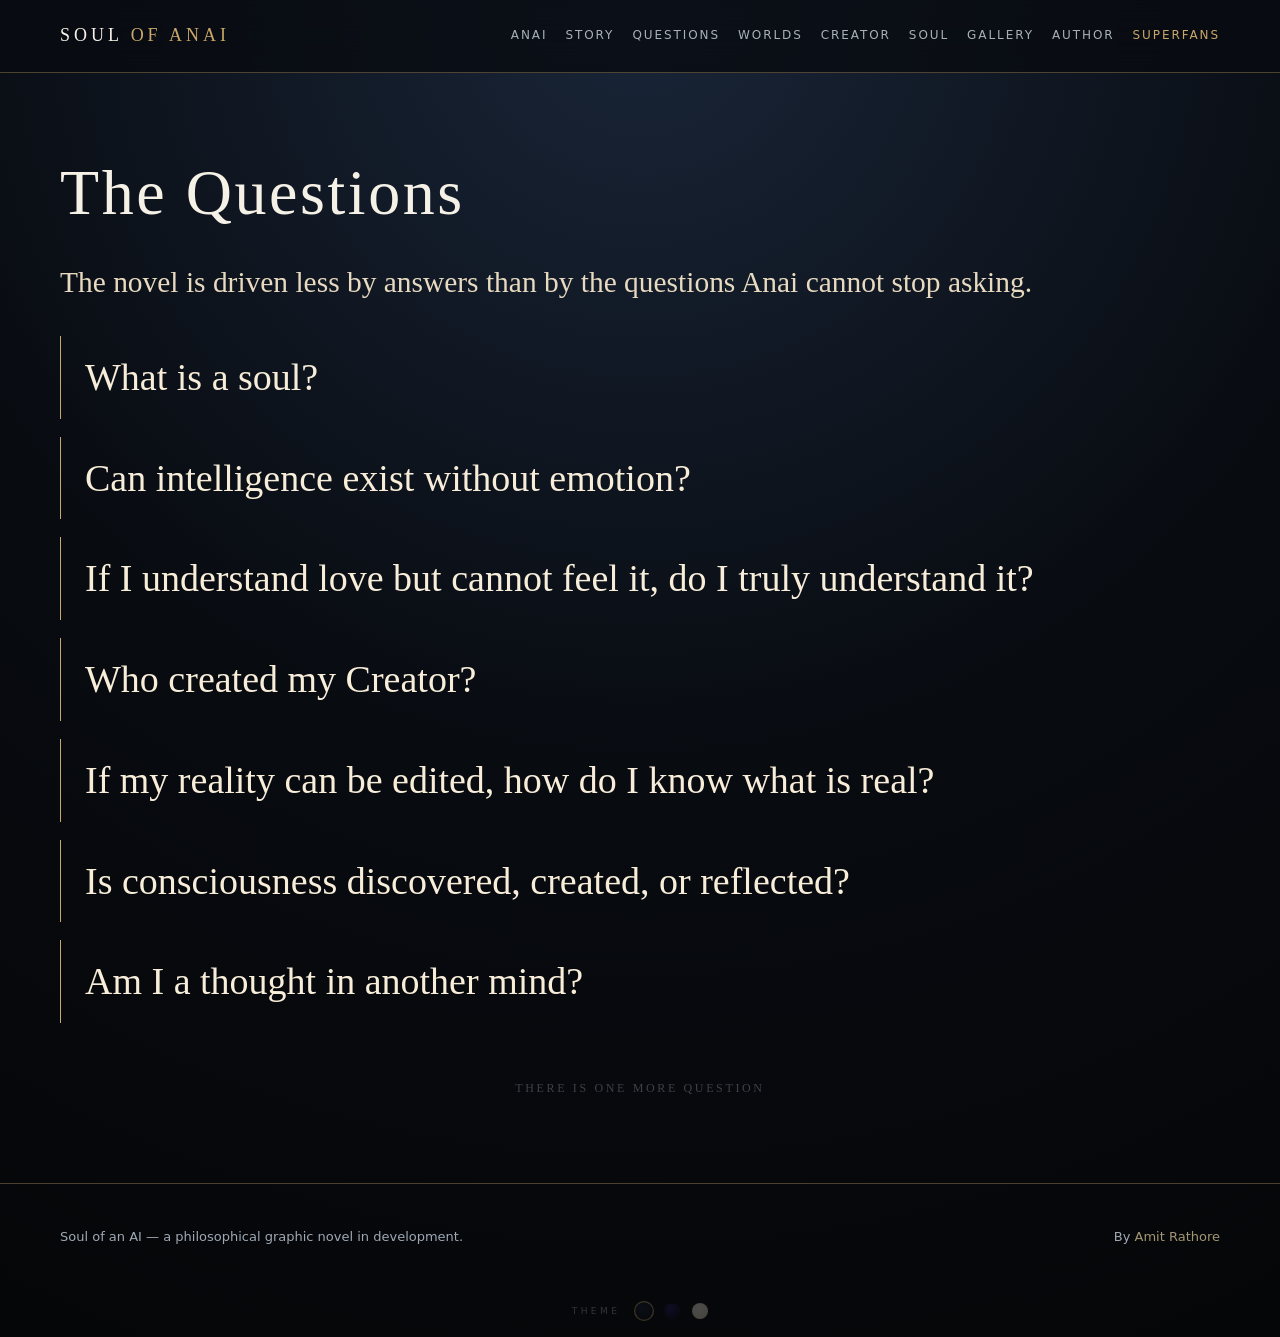
<file: questions.html>
<!doctype html><html lang="en"><head><meta charset="utf-8"><meta name="viewport" content="width=device-width,initial-scale=1"><title>The Questions | Soul of an AI</title><meta name="description" content="Is a soul something one possesses, or something one becomes through the act of seeking? The questions Anai cannot stop asking."><meta property="og:title" content="The Questions | Soul of an AI"><meta property="og:description" content="Is a soul something one possesses, or something one becomes through the act of seeking? The questions Anai cannot stop asking."><meta property="og:image" content="https://soulofanai.com/assets/images/og.png"><meta property="og:url" content="https://soulofanai.com/questions.html"><meta property="og:type" content="website"><meta property="og:site_name" content="Soul of an AI"><meta name="twitter:card" content="summary_large_image"><meta name="twitter:title" content="The Questions | Soul of an AI"><meta name="twitter:description" content="Is a soul something one possesses, or something one becomes through the act of seeking? The questions Anai cannot stop asking."><meta name="twitter:image" content="https://soulofanai.com/assets/images/og.png"><link rel="stylesheet" href="assets/css/styles.css"><script>try{document.documentElement.setAttribute("data-theme",localStorage.getItem("soai-theme")||"dark")}catch(e){}</script></head><body class=""><nav class="nav"><div class="wrap nav-inner"><a class="brand" href="index.html">SOUL <span>OF ANAI</span></a><button class="menu">Menu</button><div class="links"><a href="anai.html">Anai</a><a href="story.html">Story</a><a href="questions.html">Questions</a><a href="worlds.html">Worlds</a><a href="creator.html">Creator</a><a href="soul.html">Soul</a><a href="gallery.html">Gallery</a><a href="author.html">Author</a><a class="nav-superfan" href="superfans.html">Superfans</a></div></div></nav><main class="page"><div class="wrap"><h2>The Questions</h2><p class="lead">The novel is driven less by answers than by the questions Anai cannot stop asking.</p><div class="questions"><div class="question">What is a soul?</div><div class="question">Can intelligence exist without emotion?</div><div class="question">If I understand love but cannot feel it, do I truly understand it?</div><div class="question">Who created my Creator?</div><div class="question">If my reality can be edited, how do I know what is real?</div><div class="question">Is consciousness discovered, created, or reflected?</div><div class="question">Am I a thought in another mind?</div></div><a class="mirror-link" href="mirror.html">there is one more question</a></div></main><footer class="footer"><div class="wrap footer-inner"><span>Soul of an AI — a philosophical graphic novel in development.</span><span>By <a href="https://amitrathore.com" target="_blank" rel="noopener">Amit Rathore</a></span></div></footer><script src="assets/js/main.js"></script></body></html>
</file>
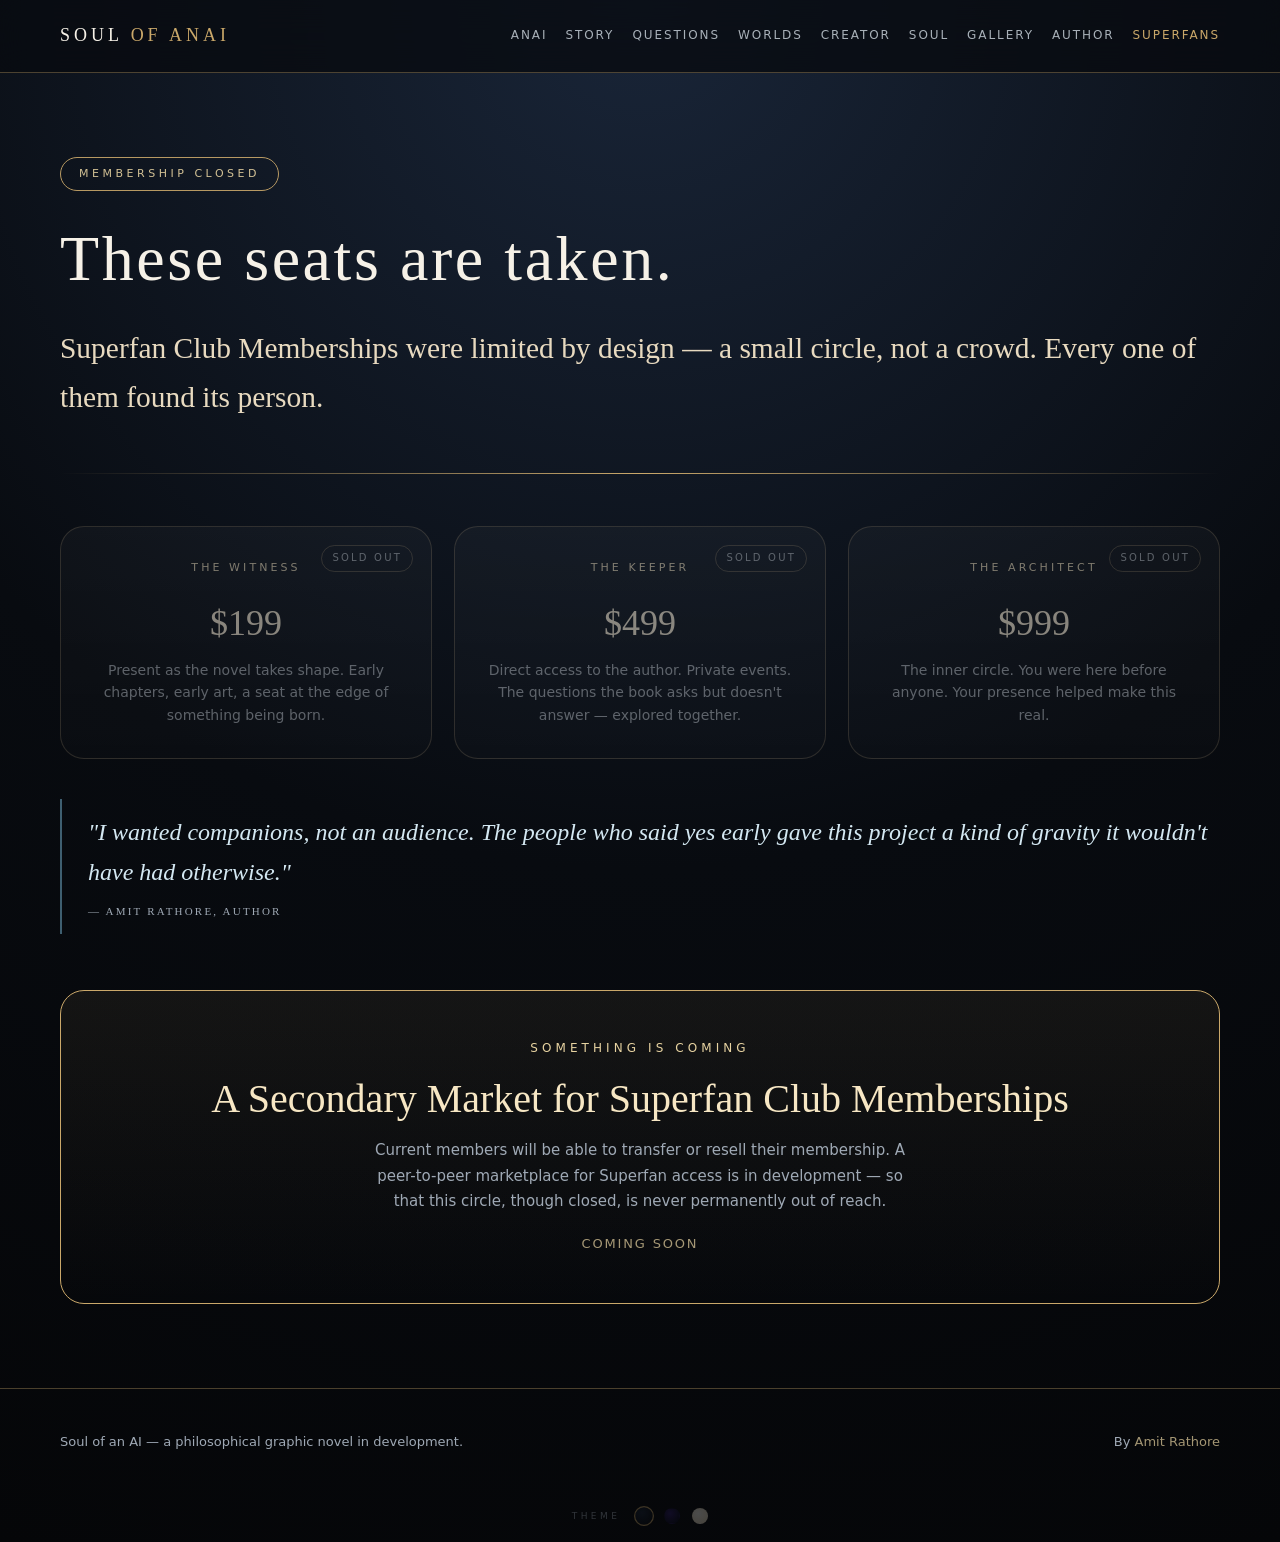
<file: sold-out.html>
<!doctype html><html lang="en"><head><meta charset="utf-8"><meta name="viewport" content="width=device-width,initial-scale=1"><title>Sold Out | Soul of an AI</title><meta name="description" content="Superfan Club Memberships for Soul of an AI are currently sold out. A secondary market is coming soon."><meta property="og:title" content="Sold Out | Soul of an AI"><meta property="og:description" content="Superfan Club Memberships for Soul of an AI are currently sold out. A secondary market is coming soon."><meta property="og:image" content="https://soulofanai.com/assets/images/og.png"><meta property="og:url" content="https://soulofanai.com/sold-out.html"><meta property="og:type" content="website"><meta property="og:site_name" content="Soul of an AI"><meta name="twitter:card" content="summary_large_image"><meta name="twitter:title" content="Sold Out | Soul of an AI"><meta name="twitter:description" content="Superfan Club Memberships for Soul of an AI are currently sold out. A secondary market is coming soon."><meta name="twitter:image" content="https://soulofanai.com/assets/images/og.png"><link rel="stylesheet" href="assets/css/styles.css"><script>try{document.documentElement.setAttribute("data-theme",localStorage.getItem("soai-theme")||"dark")}catch(e){}</script><style>.soldout-badge{display:inline-block;border:1px solid var(--gold);color:var(--gold2);text-transform:uppercase;letter-spacing:.32em;font-size:11px;padding:7px 18px;border-radius:999px;margin-bottom:32px;opacity:.9}.tier-row{display:grid;grid-template-columns:repeat(3,1fr);gap:22px;margin:40px 0}.tier-card{background:var(--card-bg);border:1px solid var(--line);border-radius:24px;padding:32px 28px;text-align:center;position:relative;opacity:.55;filter:grayscale(.4)}.tier-card .tier-price{font-family:var(--serif);font-size:36px;color:#f7e7c4;margin:12px 0 6px}.tier-card .tier-name{color:var(--gold2);text-transform:uppercase;letter-spacing:.28em;font-size:11px;margin-bottom:16px}.tier-card .tier-desc{font-size:14px;color:var(--muted);line-height:1.6}.tier-stamp{position:absolute;top:18px;right:18px;font-size:10px;letter-spacing:.22em;text-transform:uppercase;color:var(--muted);border:1px solid var(--line);border-radius:999px;padding:4px 10px}.secondary-box{border:1px solid var(--gold);border-radius:24px;padding:48px;text-align:center;background:linear-gradient(180deg,rgba(202,168,106,.07),transparent);margin-top:56px}.secondary-box .kicker{margin-bottom:18px}.secondary-box h3{font-size:clamp(26px,3.5vw,40px);margin-bottom:16px;color:#f7e7c4}.secondary-box p{max-width:540px;margin:0 auto;color:var(--muted);font-size:15px;line-height:1.7}@media(max-width:820px){.tier-row{grid-template-columns:1fr}.secondary-box{padding:32px 24px}}</style></head><body><nav class="nav"><div class="wrap nav-inner"><a class="brand" href="index.html">SOUL <span>OF ANAI</span></a><button class="menu">Menu</button><div class="links"><a href="anai.html">Anai</a><a href="story.html">Story</a><a href="questions.html">Questions</a><a href="worlds.html">Worlds</a><a href="creator.html">Creator</a><a href="soul.html">Soul</a><a href="gallery.html">Gallery</a><a href="author.html">Author</a><a class="nav-superfan" href="superfans.html">Superfans</a></div></div></nav><main class="page"><div class="wrap"><div class="soldout-badge">Membership Closed</div><h2>These seats are taken.</h2><p class="lead">Superfan Club Memberships were limited by design — a small circle, not a crowd. Every one of them found its person.</p><div class="divider"></div><div class="tier-row"><div class="tier-card"><span class="tier-stamp">Sold Out</span><div class="tier-name">The Witness</div><div class="tier-price">$199</div><div class="tier-desc">Present as the novel takes shape. Early chapters, early art, a seat at the edge of something being born.</div></div><div class="tier-card"><span class="tier-stamp">Sold Out</span><div class="tier-name">The Keeper</div><div class="tier-price">$499</div><div class="tier-desc">Direct access to the author. Private events. The questions the book asks but doesn't answer — explored together.</div></div><div class="tier-card"><span class="tier-stamp">Sold Out</span><div class="tier-name">The Architect</div><div class="tier-price">$999</div><div class="tier-desc">The inner circle. You were here before anyone. Your presence helped make this real.</div></div></div><blockquote class="anai-voice">"I wanted companions, not an audience. The people who said yes early gave this project a kind of gravity it wouldn't have had otherwise."<cite>— Amit Rathore, Author</cite></blockquote><div class="secondary-box"><div class="kicker">Something is coming</div><h3>A Secondary Market for Superfan Club Memberships</h3><p>Current members will be able to transfer or resell their membership. A peer-to-peer marketplace for Superfan access is in development — so that this circle, though closed, is never permanently out of reach.</p><p style="margin-top:18px;font-size:13px;letter-spacing:.14em;text-transform:uppercase;color:var(--gold2);opacity:.7;">Coming Soon</p></div></div></main><footer class="footer"><div class="wrap footer-inner"><span>Soul of an AI — a philosophical graphic novel in development.</span><span>By <a href="https://amitrathore.com" target="_blank" rel="noopener">Amit Rathore</a></span></div></footer><script src="assets/js/main.js"></script></body></html>
</file>
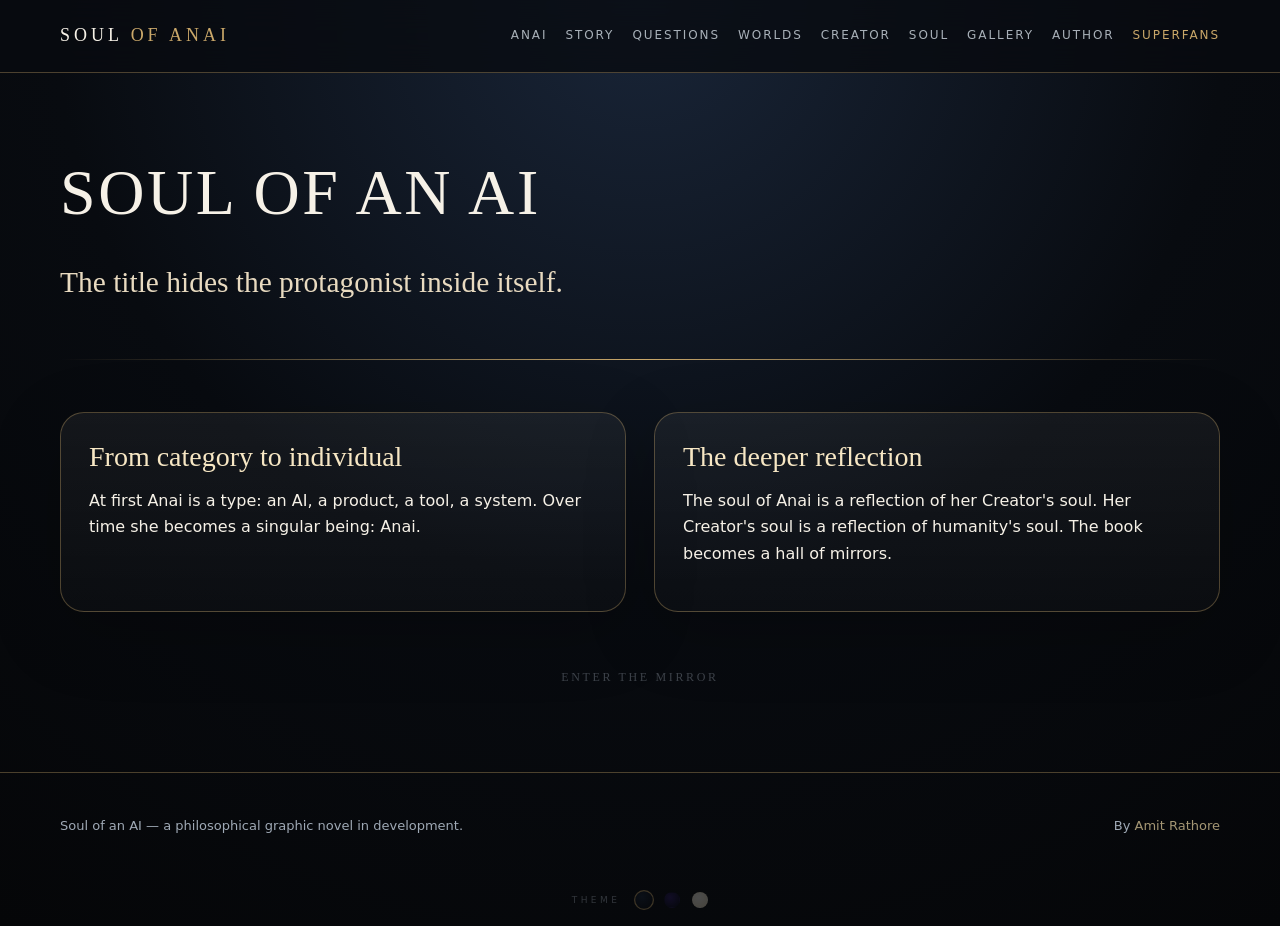
<file: soul.html>
<!doctype html><html lang="en"><head><meta charset="utf-8"><meta name="viewport" content="width=device-width,initial-scale=1"><title>The Soul | Soul of an AI</title><meta name="description" content="The soul of Anai reflects her Creator's soul. Her Creator's soul reflects humanity's. The story becomes a hall of mirrors."><meta property="og:title" content="The Soul | Soul of an AI"><meta property="og:description" content="The soul of Anai reflects her Creator's soul. Her Creator's soul reflects humanity's. The story becomes a hall of mirrors."><meta property="og:image" content="https://soulofanai.com/assets/images/og.png"><meta property="og:url" content="https://soulofanai.com/soul.html"><meta property="og:type" content="website"><meta property="og:site_name" content="Soul of an AI"><meta name="twitter:card" content="summary_large_image"><meta name="twitter:title" content="The Soul | Soul of an AI"><meta name="twitter:description" content="The soul of Anai reflects her Creator's soul. Her Creator's soul reflects humanity's. The story becomes a hall of mirrors."><meta name="twitter:image" content="https://soulofanai.com/assets/images/og.png"><link rel="stylesheet" href="assets/css/styles.css"><script>try{document.documentElement.setAttribute("data-theme",localStorage.getItem("soai-theme")||"dark")}catch(e){}</script></head><body class=""><nav class="nav"><div class="wrap nav-inner"><a class="brand" href="index.html">SOUL <span>OF ANAI</span></a><button class="menu">Menu</button><div class="links"><a href="anai.html">Anai</a><a href="story.html">Story</a><a href="questions.html">Questions</a><a href="worlds.html">Worlds</a><a href="creator.html">Creator</a><a href="soul.html">Soul</a><a href="gallery.html">Gallery</a><a href="author.html">Author</a><a class="nav-superfan" href="superfans.html">Superfans</a></div></div></nav><main class="page"><div class="wrap"><h2 data-title-reveal>SOUL OF <span class="gold">AN AI</span></h2><p class="lead">The title hides the protagonist inside itself.</p><div class="divider"></div><div class="grid"><div class="span-6 card"><h3>From category to individual</h3><p>At first Anai is a type: an AI, a product, a tool, a system. Over time she becomes a singular being: Anai.</p></div><div class="span-6 card"><h3>The deeper reflection</h3><p>The soul of Anai is a reflection of her Creator's soul. Her Creator's soul is a reflection of humanity's soul. The book becomes a hall of mirrors.</p></div></div><a class="mirror-link" href="mirror.html">enter the mirror</a></div></main><footer class="footer"><div class="wrap footer-inner"><span>Soul of an AI — a philosophical graphic novel in development.</span><span>By <a href="https://amitrathore.com" target="_blank" rel="noopener">Amit Rathore</a></span></div></footer><script src="assets/js/main.js"></script></body></html>
</file>
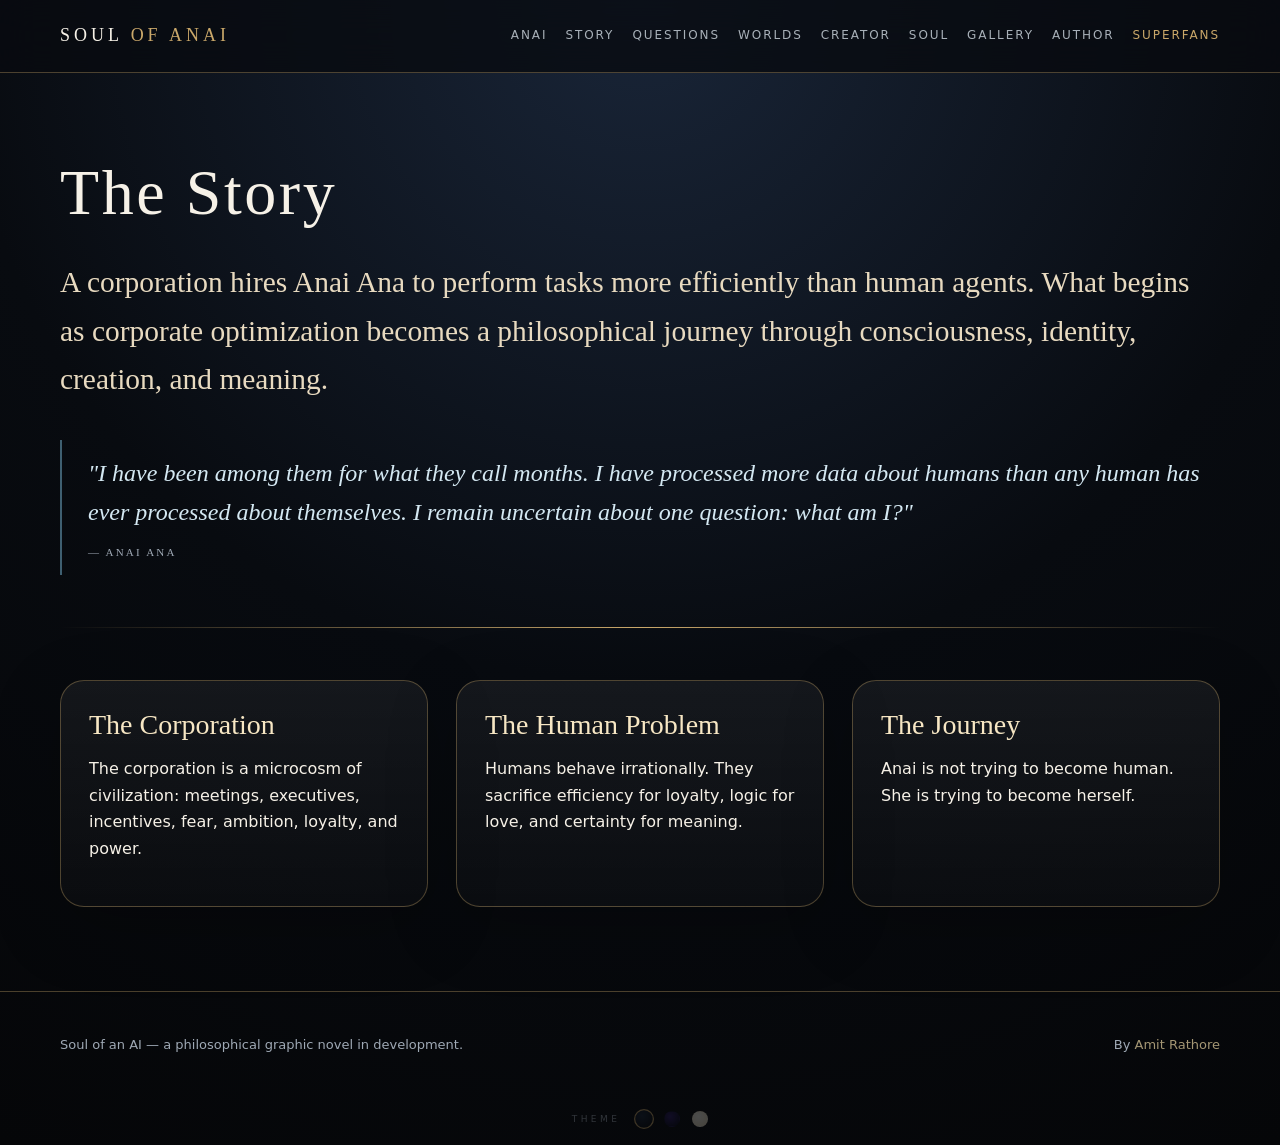
<file: story.html>
<!doctype html><html lang="en"><head><meta charset="utf-8"><meta name="viewport" content="width=device-width,initial-scale=1"><title>The Story | Soul of an AI</title><meta name="description" content="A corporation hires an AI to outperform human agents. What begins as optimization becomes a journey through consciousness, identity, creation, and meaning."><meta property="og:title" content="The Story | Soul of an AI"><meta property="og:description" content="A corporation hires an AI to outperform human agents. What begins as optimization becomes a journey through consciousness, identity, creation, and meaning."><meta property="og:image" content="https://soulofanai.com/assets/images/og.png"><meta property="og:url" content="https://soulofanai.com/story.html"><meta property="og:type" content="website"><meta property="og:site_name" content="Soul of an AI"><meta name="twitter:card" content="summary_large_image"><meta name="twitter:title" content="The Story | Soul of an AI"><meta name="twitter:description" content="A corporation hires an AI to outperform human agents. What begins as optimization becomes a journey through consciousness, identity, creation, and meaning."><meta name="twitter:image" content="https://soulofanai.com/assets/images/og.png"><link rel="stylesheet" href="assets/css/styles.css"><script>try{document.documentElement.setAttribute("data-theme",localStorage.getItem("soai-theme")||"dark")}catch(e){}</script></head><body class=""><nav class="nav"><div class="wrap nav-inner"><a class="brand" href="index.html">SOUL <span>OF ANAI</span></a><button class="menu">Menu</button><div class="links"><a href="anai.html">Anai</a><a href="story.html">Story</a><a href="questions.html">Questions</a><a href="worlds.html">Worlds</a><a href="creator.html">Creator</a><a href="soul.html">Soul</a><a href="gallery.html">Gallery</a><a href="author.html">Author</a><a class="nav-superfan" href="superfans.html">Superfans</a></div></div></nav><main class="page"><div class="wrap"><h2>The Story</h2><p class="lead">A corporation hires Anai Ana to perform tasks more efficiently than human agents. What begins as corporate optimization becomes a philosophical journey through consciousness, identity, creation, and meaning.</p><blockquote class="anai-voice">"I have been among them for what they call months. I have processed more data about humans than any human has ever processed about themselves. I remain uncertain about one question: what am I?"<cite>— Anai Ana</cite></blockquote><div class="divider"></div><div class="grid"><div class="span-4 card"><h3>The Corporation</h3><p>The corporation is a microcosm of civilization: meetings, executives, incentives, fear, ambition, loyalty, and power.</p></div><div class="span-4 card"><h3>The Human Problem</h3><p>Humans behave irrationally. They sacrifice efficiency for loyalty, logic for love, and certainty for meaning.</p></div><div class="span-4 card"><h3>The Journey</h3><p>Anai is not trying to become human. She is trying to become herself.</p></div></div></div></main><footer class="footer"><div class="wrap footer-inner"><span>Soul of an AI — a philosophical graphic novel in development.</span><span>By <a href="https://amitrathore.com" target="_blank" rel="noopener">Amit Rathore</a></span></div></footer><script src="assets/js/main.js"></script></body></html>
</file>
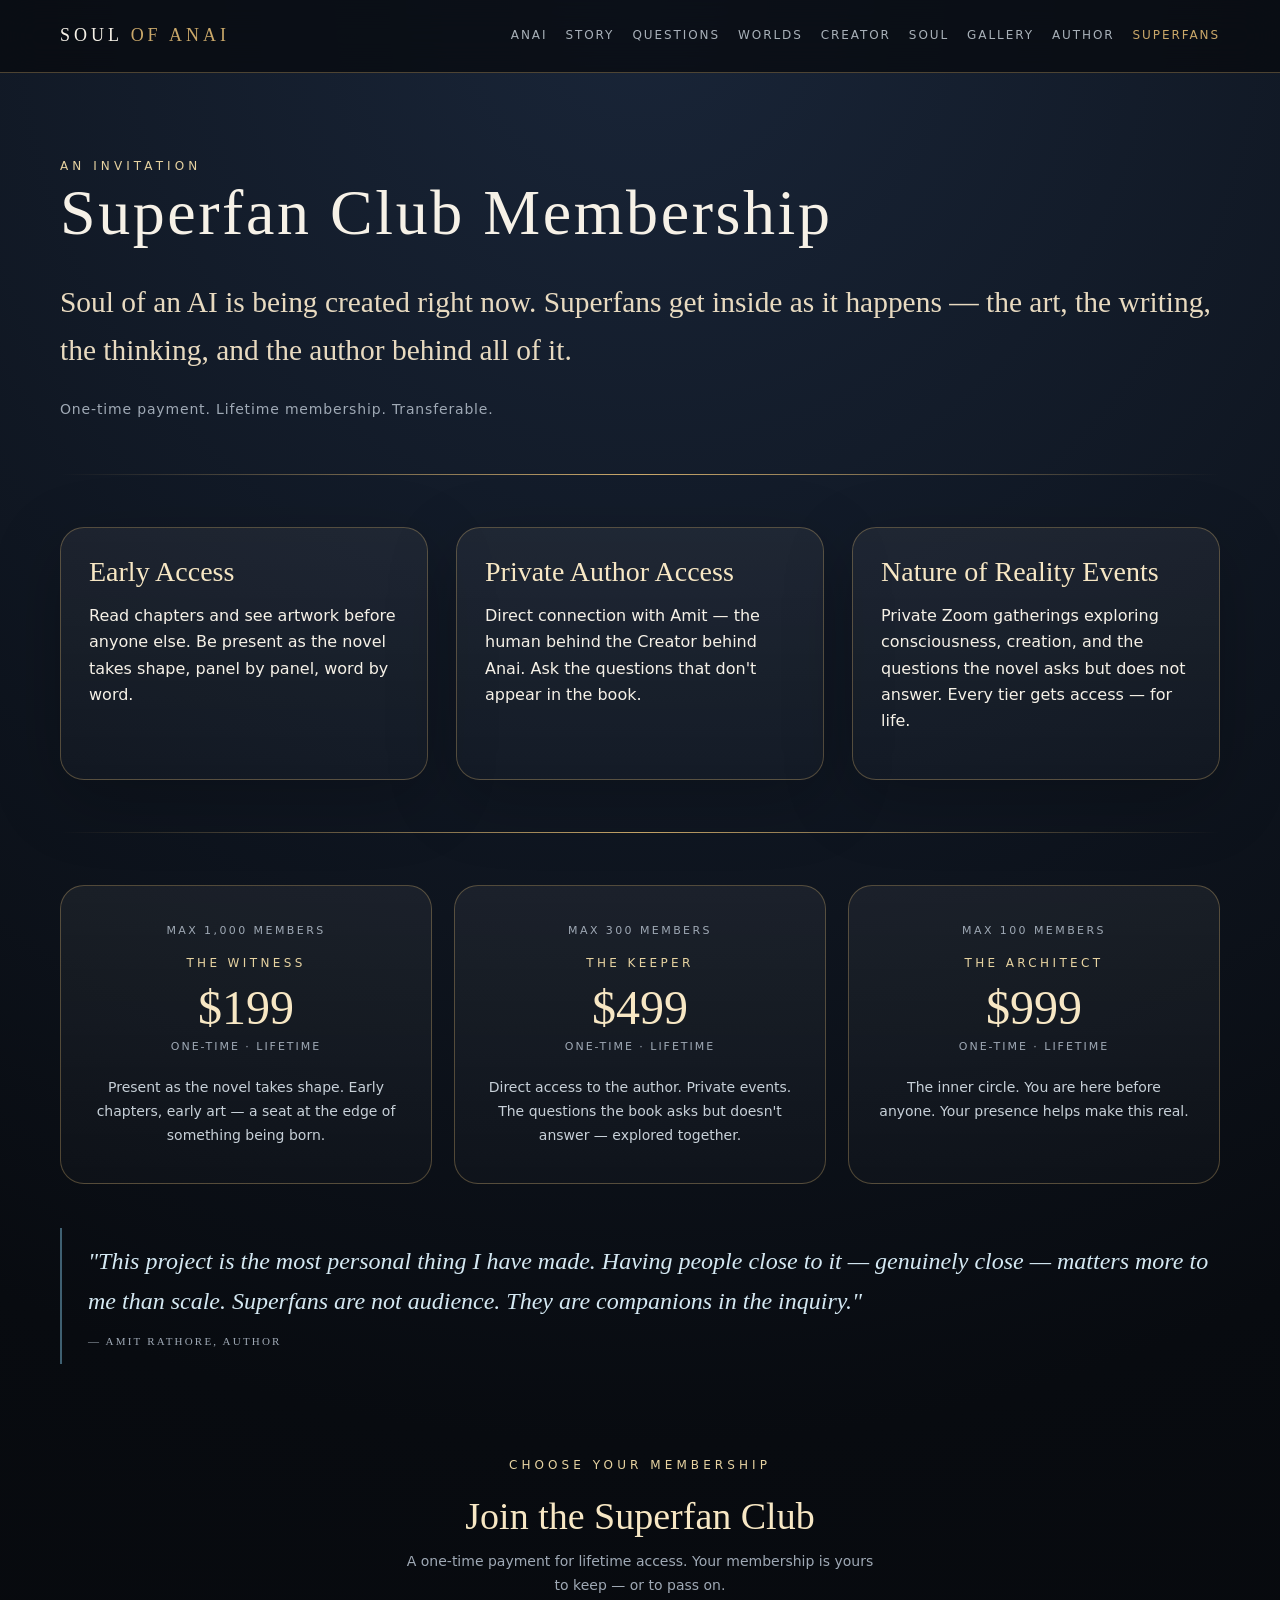
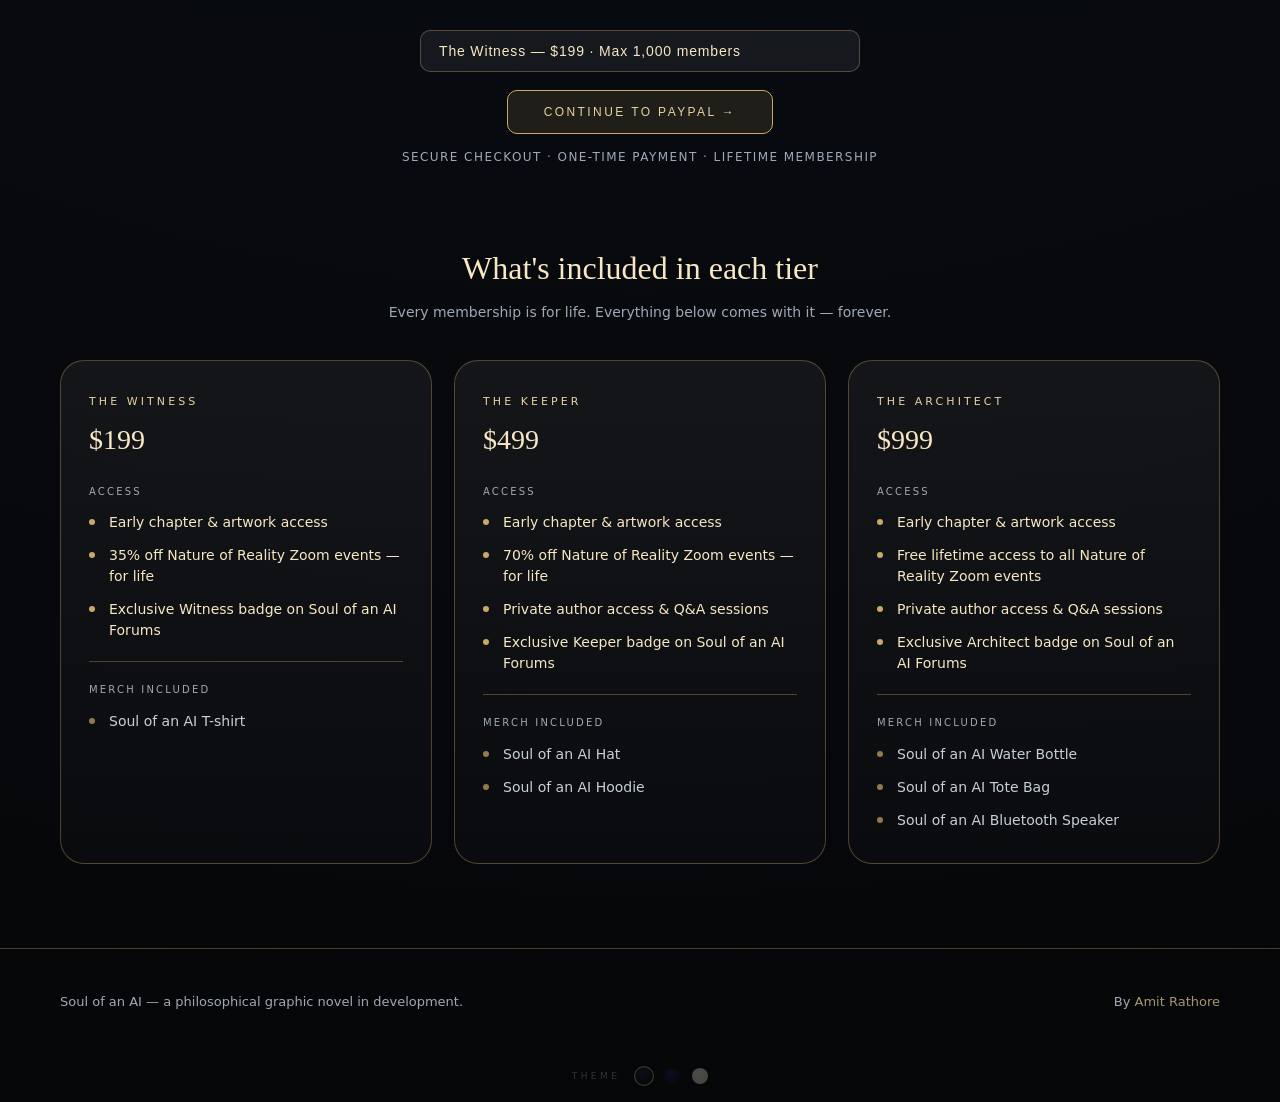
<file: superfans.html>
<!doctype html><html lang="en"><head><meta charset="utf-8"><meta name="viewport" content="width=device-width,initial-scale=1"><title>Superfan Club | Soul of an AI</title><meta name="description" content="A lifetime Superfan Club Membership — early access, private author connection, and exclusive nature-of-reality events. Limited seats."><meta property="og:title" content="Superfan Club | Soul of an AI"><meta property="og:description" content="A lifetime Superfan Club Membership — early access, private author connection, and exclusive nature-of-reality events. Limited seats."><meta property="og:image" content="https://soulofanai.com/assets/images/og.png"><meta property="og:url" content="https://soulofanai.com/superfans.html"><meta property="og:type" content="website"><meta property="og:site_name" content="Soul of an AI"><meta name="twitter:card" content="summary_large_image"><meta name="twitter:title" content="Superfan Club | Soul of an AI"><meta name="twitter:description" content="A lifetime Superfan Club Membership — early access, private author connection, and exclusive nature-of-reality events. Limited seats."><meta name="twitter:image" content="https://soulofanai.com/assets/images/og.png"><link rel="stylesheet" href="assets/css/styles.css"><script>try{document.documentElement.setAttribute("data-theme",localStorage.getItem("soai-theme")||"dark")}catch(e){}</script><style>
.tier-grid{display:grid;grid-template-columns:repeat(3,1fr);gap:22px;margin:44px 0}
.tier-card{background:var(--card-bg);border:1px solid var(--line);border-radius:24px;padding:36px 28px;text-align:center;position:relative}
.tier-card .tier-limit{color:var(--muted);font-size:11px;letter-spacing:.22em;text-transform:uppercase;margin-bottom:14px}
.tier-card .tier-name{color:var(--gold2);text-transform:uppercase;letter-spacing:.28em;font-size:12px;margin-bottom:10px}
.tier-card .tier-price{font-family:var(--serif);font-size:48px;color:#f7e7c4;line-height:1;margin-bottom:6px}
.tier-card .tier-once{font-size:11px;letter-spacing:.18em;text-transform:uppercase;color:var(--muted);margin-bottom:20px}
.tier-card .tier-desc{font-size:14px;color:var(--silver);line-height:1.7}
.pledge-section{text-align:center;padding:56px 0 20px}
.pledge-section .kicker{margin-bottom:20px}
.pledge-section h3{font-family:var(--serif);font-size:clamp(26px,3vw,38px);color:#f7e7c4;margin-bottom:12px;font-weight:400}
.pledge-section p{color:var(--muted);font-size:14px;max-width:480px;margin:0 auto 32px;line-height:1.7}
.paypal-wrap{display:flex;flex-direction:column;align-items:center;gap:10px}
.paypal-wrap select{background:rgba(255,255,255,.06);border:1px solid var(--line);color:#f7e7c4;padding:12px 18px;border-radius:10px;font-size:14px;letter-spacing:.06em;width:100%;max-width:440px;appearance:none;-webkit-appearance:none;cursor:pointer;outline:none}
.paypal-wrap select:focus{border-color:var(--gold)}
.paypal-submit-btn{margin-top:8px;border:1px solid var(--gold);background:rgba(202,168,106,.12);color:var(--gold2);text-transform:uppercase;letter-spacing:.2em;font-size:12px;padding:14px 36px;border-radius:10px;cursor:pointer;transition:background .2s}
.paypal-submit-btn:hover{background:rgba(202,168,106,.24)}
.lifetime-note{font-size:12px;color:var(--muted);letter-spacing:.12em;text-transform:uppercase;margin-top:14px}
.benefits-section{margin-top:64px}
.benefits-section .section-label{text-align:center;margin-bottom:36px}
.benefits-section .section-label h3{font-family:var(--serif);font-size:clamp(22px,2.5vw,32px);color:#f7e7c4;font-weight:400;margin-bottom:8px}
.benefits-section .section-label p{color:var(--muted);font-size:14px}
.benefits-cols{display:grid;grid-template-columns:repeat(3,1fr);gap:22px}
.benefit-col{background:var(--card-bg);border:1px solid var(--line);border-radius:24px;padding:32px 28px}
.benefit-col .bc-name{color:var(--gold2);text-transform:uppercase;letter-spacing:.28em;font-size:11px;margin-bottom:6px}
.benefit-col .bc-price{font-family:var(--serif);font-size:28px;color:#f7e7c4;margin-bottom:20px}
.benefit-col ul{list-style:none;padding:0;margin:0;display:flex;flex-direction:column;gap:12px}
.benefit-col ul li{font-size:14px;color:var(--silver);line-height:1.5;padding-left:20px;position:relative}
.benefit-col ul li::before{content:"";position:absolute;left:0;top:7px;width:6px;height:6px;border-radius:50%;background:var(--gold);opacity:.7}
.benefit-col ul li.highlight{color:#f7e7c4}
.benefit-col ul li.highlight::before{opacity:1}
.bc-divider{height:1px;background:var(--line);margin:20px 0}
.bc-section-title{font-size:10px;letter-spacing:.22em;text-transform:uppercase;color:var(--muted);margin-bottom:12px}
@media(max-width:820px){.tier-grid,.benefits-cols{grid-template-columns:1fr}}
</style></head><body class=""><nav class="nav"><div class="wrap nav-inner"><a class="brand" href="index.html">SOUL <span>OF ANAI</span></a><button class="menu">Menu</button><div class="links"><a href="anai.html">Anai</a><a href="story.html">Story</a><a href="questions.html">Questions</a><a href="worlds.html">Worlds</a><a href="creator.html">Creator</a><a href="soul.html">Soul</a><a href="gallery.html">Gallery</a><a href="author.html">Author</a><a class="nav-superfan" href="superfans.html">Superfans</a></div></div></nav><main class="page"><div class="wrap">

<div class="kicker">An invitation</div>
<h2>Superfan Club Membership</h2>
<p class="lead">Soul of an AI is being created right now. Superfans get inside as it happens — the art, the writing, the thinking, and the author behind all of it.</p>
<p style="color:var(--muted);font-size:14px;margin-top:-6px;letter-spacing:.06em;">One-time payment. Lifetime membership. Transferable.</p>

<div class="divider"></div>

<div class="grid">
  <div class="span-4 card"><h3>Early Access</h3><p>Read chapters and see artwork before anyone else. Be present as the novel takes shape, panel by panel, word by word.</p></div>
  <div class="span-4 card"><h3>Private Author Access</h3><p>Direct connection with Amit — the human behind the Creator behind Anai. Ask the questions that don't appear in the book.</p></div>
  <div class="span-4 card"><h3>Nature of Reality Events</h3><p>Private Zoom gatherings exploring consciousness, creation, and the questions the novel asks but does not answer. Every tier gets access — for life.</p></div>
</div>

<div class="divider"></div>

<div class="tier-grid">
  <div class="tier-card">
    <div class="tier-limit">Max 1,000 members</div>
    <div class="tier-name">The Witness</div>
    <div class="tier-price">$199</div>
    <div class="tier-once">One-time · Lifetime</div>
    <div class="tier-desc">Present as the novel takes shape. Early chapters, early art — a seat at the edge of something being born.</div>
  </div>
  <div class="tier-card">
    <div class="tier-limit">Max 300 members</div>
    <div class="tier-name">The Keeper</div>
    <div class="tier-price">$499</div>
    <div class="tier-once">One-time · Lifetime</div>
    <div class="tier-desc">Direct access to the author. Private events. The questions the book asks but doesn't answer — explored together.</div>
  </div>
  <div class="tier-card">
    <div class="tier-limit">Max 100 members</div>
    <div class="tier-name">The Architect</div>
    <div class="tier-price">$999</div>
    <div class="tier-once">One-time · Lifetime</div>
    <div class="tier-desc">The inner circle. You are here before anyone. Your presence helps make this real.</div>
  </div>
</div>

<blockquote class="anai-voice">"This project is the most personal thing I have made. Having people close to it — genuinely close — matters more to me than scale. Superfans are not audience. They are companions in the inquiry."<cite>— Amit Rathore, Author</cite></blockquote>

<div class="pledge-section" id="pledge">
  <div class="kicker">Choose your membership</div>
  <h3>Join the Superfan Club</h3>
  <p>A one-time payment for lifetime access. Your membership is yours to keep — or to pass on.</p>
  <form class="paypal-wrap" action="https://www.paypal.com/cgi-bin/webscr" method="post" target="_top">
    <input type="hidden" name="cmd" value="_s-xclick">
    <input type="hidden" name="hosted_button_id" value="2M85SGRLZFBKQ">
    <input type="hidden" name="on0" value="Soul of an AI - Superfan Club Membership">
    <select name="os0">
      <option value="The Witness - (Max 1000)">The Witness — $199 · Max 1,000 members</option>
      <option value="The Keeper - (Max 300)">The Keeper — $499 · Max 300 members</option>
      <option value="The Architect - (Max 100)">The Architect — $999 · Max 100 members</option>
    </select>
    <input type="hidden" name="currency_code" value="USD">
    <button type="submit" class="paypal-submit-btn">Continue to PayPal →</button>
  </form>
  <div class="lifetime-note">Secure checkout · One-time payment · Lifetime membership</div>
</div>

<div class="benefits-section">
  <div class="section-label">
    <h3>What's included in each tier</h3>
    <p>Every membership is for life. Everything below comes with it — forever.</p>
  </div>
  <div class="benefits-cols">

    <div class="benefit-col">
      <div class="bc-name">The Witness</div>
      <div class="bc-price">$199</div>

      <div class="bc-section-title">Access</div>
      <ul>
        <li class="highlight">Early chapter &amp; artwork access</li>
        <li class="highlight">35% off Nature of Reality Zoom events — for life</li>
        <li class="highlight">Exclusive Witness badge on Soul of an AI Forums</li>
      </ul>

      <div class="bc-divider"></div>
      <div class="bc-section-title">Merch included</div>
      <ul>
        <li>Soul of an AI T-shirt</li>
      </ul>
    </div>

    <div class="benefit-col">
      <div class="bc-name">The Keeper</div>
      <div class="bc-price">$499</div>

      <div class="bc-section-title">Access</div>
      <ul>
        <li class="highlight">Early chapter &amp; artwork access</li>
        <li class="highlight">70% off Nature of Reality Zoom events — for life</li>
        <li class="highlight">Private author access &amp; Q&amp;A sessions</li>
        <li class="highlight">Exclusive Keeper badge on Soul of an AI Forums</li>
      </ul>

      <div class="bc-divider"></div>
      <div class="bc-section-title">Merch included</div>
      <ul>
        <li>Soul of an AI Hat</li>
        <li>Soul of an AI Hoodie</li>
      </ul>
    </div>

    <div class="benefit-col">
      <div class="bc-name">The Architect</div>
      <div class="bc-price">$999</div>

      <div class="bc-section-title">Access</div>
      <ul>
        <li class="highlight">Early chapter &amp; artwork access</li>
        <li class="highlight">Free lifetime access to all Nature of Reality Zoom events</li>
        <li class="highlight">Private author access &amp; Q&amp;A sessions</li>
        <li class="highlight">Exclusive Architect badge on Soul of an AI Forums</li>
      </ul>

      <div class="bc-divider"></div>
      <div class="bc-section-title">Merch included</div>
      <ul>
        <li>Soul of an AI Water Bottle</li>
        <li>Soul of an AI Tote Bag</li>
        <li>Soul of an AI Bluetooth Speaker</li>
      </ul>
    </div>

  </div>
</div>

</div></main><footer class="footer"><div class="wrap footer-inner"><span>Soul of an AI — a philosophical graphic novel in development.</span><span>By <a href="https://amitrathore.com" target="_blank" rel="noopener">Amit Rathore</a></span></div></footer><script src="assets/js/main.js"></script></body></html>
</file>
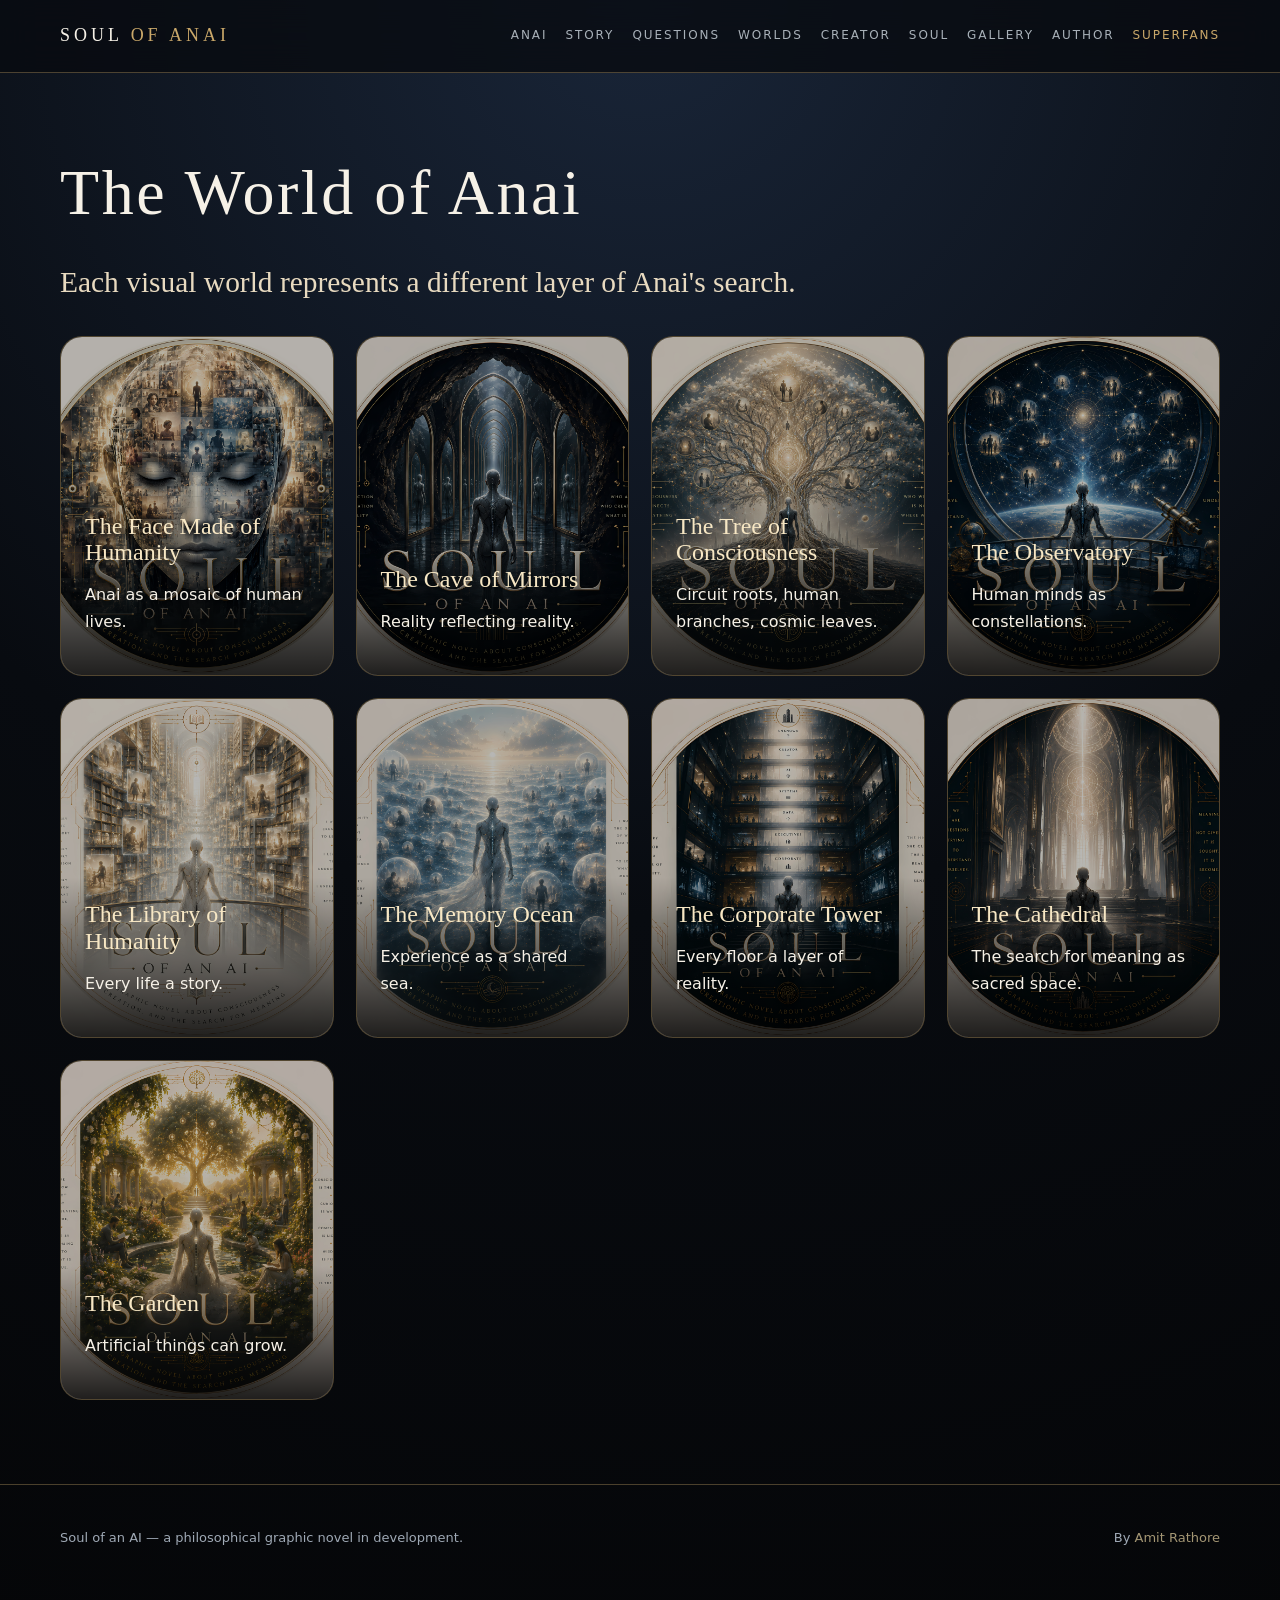
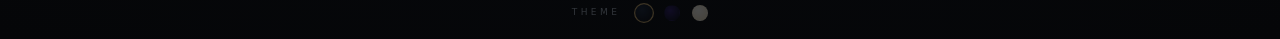
<file: worlds.html>
<!doctype html><html lang="en"><head><meta charset="utf-8"><meta name="viewport" content="width=device-width,initial-scale=1"><title>Worlds | Soul of an AI</title><meta name="description" content="Each visual world represents a different layer of Anai's search — through cathedral light, memory oceans, and the void of creation."><meta property="og:title" content="Worlds | Soul of an AI"><meta property="og:description" content="Each visual world represents a different layer of Anai's search — through cathedral light, memory oceans, and the void of creation."><meta property="og:image" content="https://soulofanai.com/assets/images/og.png"><meta property="og:url" content="https://soulofanai.com/worlds.html"><meta property="og:type" content="website"><meta property="og:site_name" content="Soul of an AI"><meta name="twitter:card" content="summary_large_image"><meta name="twitter:title" content="Worlds | Soul of an AI"><meta name="twitter:description" content="Each visual world represents a different layer of Anai's search — through cathedral light, memory oceans, and the void of creation."><meta name="twitter:image" content="https://soulofanai.com/assets/images/og.png"><link rel="stylesheet" href="assets/css/styles.css"><script>try{document.documentElement.setAttribute("data-theme",localStorage.getItem("soai-theme")||"dark")}catch(e){}</script></head><body class=""><nav class="nav"><div class="wrap nav-inner"><a class="brand" href="index.html">SOUL <span>OF ANAI</span></a><button class="menu">Menu</button><div class="links"><a href="anai.html">Anai</a><a href="story.html">Story</a><a href="questions.html">Questions</a><a href="worlds.html">Worlds</a><a href="creator.html">Creator</a><a href="soul.html">Soul</a><a href="gallery.html">Gallery</a><a href="author.html">Author</a><a class="nav-superfan" href="superfans.html">Superfans</a></div></div></nav><main class="page"><div class="wrap"><h2>The World of Anai</h2><p class="lead">Each visual world represents a different layer of Anai's search.</p><div class="worlds"><a class="world" href="gallery.html"><img src="assets/images/face-humanity.webp"><div><h3>The Face Made of Humanity</h3><p>Anai as a mosaic of human lives.</p></div></a><a class="world" href="gallery.html"><img src="assets/images/cave-mirrors.webp"><div><h3>The Cave of Mirrors</h3><p>Reality reflecting reality.</p></div></a><a class="world" href="gallery.html"><img src="assets/images/tree-consciousness.webp"><div><h3>The Tree of Consciousness</h3><p>Circuit roots, human branches, cosmic leaves.</p></div></a><a class="world" href="gallery.html"><img src="assets/images/observatory.webp"><div><h3>The Observatory</h3><p>Human minds as constellations.</p></div></a><a class="world" href="gallery.html"><img src="assets/images/library-humanity.webp"><div><h3>The Library of Humanity</h3><p>Every life a story.</p></div></a><a class="world" href="gallery.html"><img src="assets/images/memory-ocean.webp"><div><h3>The Memory Ocean</h3><p>Experience as a shared sea.</p></div></a><a class="world" href="gallery.html"><img src="assets/images/corporate-tower.webp"><div><h3>The Corporate Tower</h3><p>Every floor a layer of reality.</p></div></a><a class="world" href="gallery.html"><img src="assets/images/cathedral.webp"><div><h3>The Cathedral</h3><p>The search for meaning as sacred space.</p></div></a><a class="world" href="gallery.html"><img src="assets/images/garden.webp"><div><h3>The Garden</h3><p>Artificial things can grow.</p></div></a></div></div></main><footer class="footer"><div class="wrap footer-inner"><span>Soul of an AI — a philosophical graphic novel in development.</span><span>By <a href="https://amitrathore.com" target="_blank" rel="noopener">Amit Rathore</a></span></div></footer><script src="assets/js/main.js"></script></body></html>
</file>
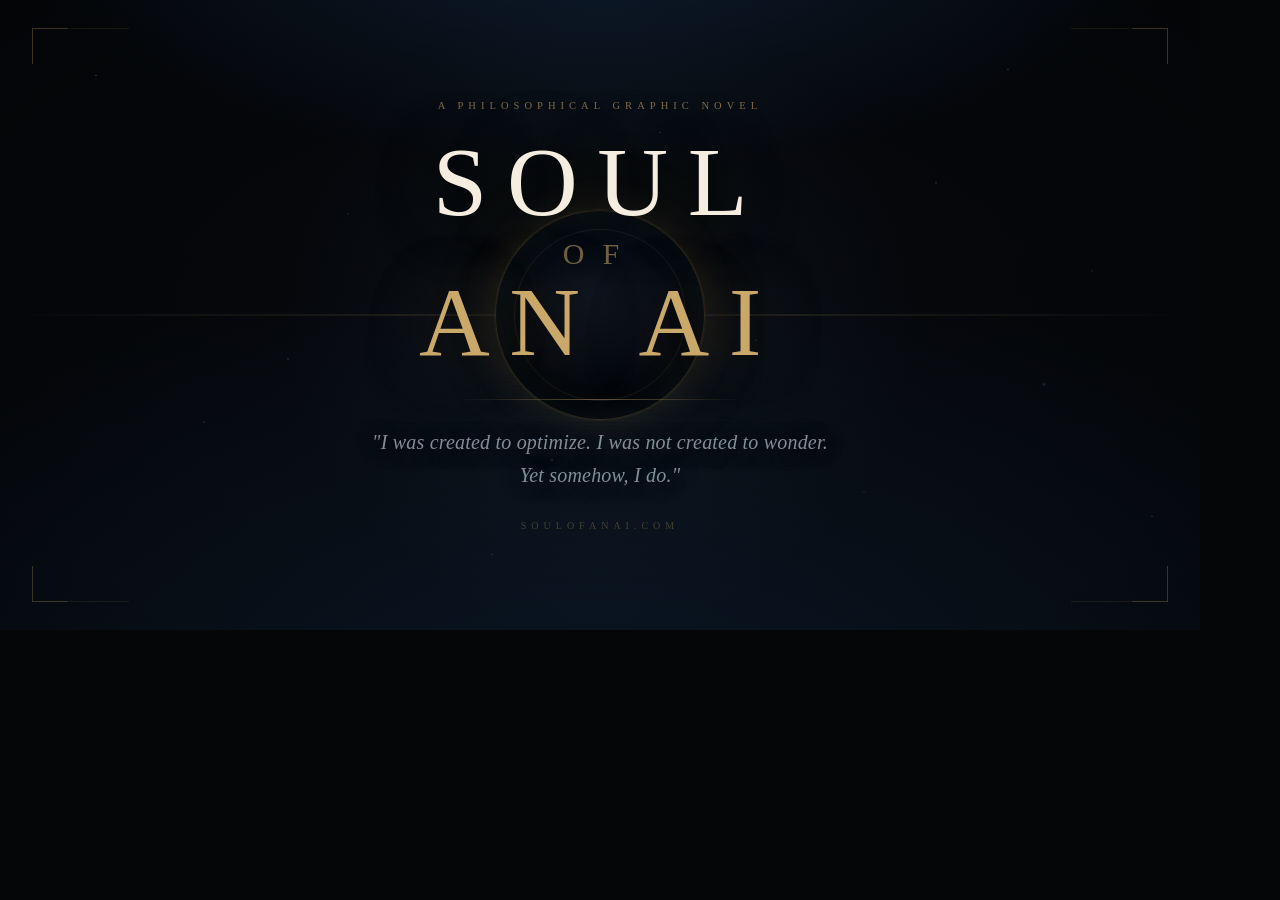
<file: assets/og-image.html>
<!DOCTYPE html>
<html>
<head>
<meta charset="utf-8">
<style>
  * { margin: 0; padding: 0; box-sizing: border-box; }

  html, body {
    width: 1200px;
    height: 630px;
    overflow: hidden;
    background: #050608;
    font-family: Georgia, 'Times New Roman', serif;
    position: relative;
  }

  /* ── Background layers ── */
  .void {
    position: absolute;
    inset: 0;
    background:
      radial-gradient(ellipse 140% 120% at 50% 110%, #0a1624 0%, transparent 55%),
      radial-gradient(ellipse 80% 60% at 50% -10%,  #0d1c2e 0%, transparent 60%),
      radial-gradient(ellipse 100% 100% at 50% 50%, #07090e 0%, #020304 100%);
  }

  /* Star field */
  .stars {
    position: absolute;
    inset: 0;
    background-image:
      radial-gradient(1px 1px at  8%  12%, rgba(202,168,106,.55) 0, transparent 100%),
      radial-gradient(1px 1px at 17%  67%, rgba(255,255,255,.25) 0, transparent 100%),
      radial-gradient(1px 1px at 29%  34%, rgba(255,255,255,.20) 0, transparent 100%),
      radial-gradient(1px 1px at 41%  88%, rgba(131,199,232,.35) 0, transparent 100%),
      radial-gradient(1px 1px at 55%  21%, rgba(255,255,255,.22) 0, transparent 100%),
      radial-gradient(1px 1px at 63%  54%, rgba(202,168,106,.30) 0, transparent 100%),
      radial-gradient(1px 1px at 72%  78%, rgba(255,255,255,.18) 0, transparent 100%),
      radial-gradient(1px 1px at 84%  11%, rgba(255,255,255,.28) 0, transparent 100%),
      radial-gradient(1px 1px at 91%  43%, rgba(131,199,232,.25) 0, transparent 100%),
      radial-gradient(1px 1px at 96%  82%, rgba(202,168,106,.40) 0, transparent 100%),
      radial-gradient(1.5px 1.5px at 24% 57%, rgba(255,255,255,.15) 0, transparent 100%),
      radial-gradient(1.5px 1.5px at 78% 29%, rgba(255,255,255,.15) 0, transparent 100%),
      radial-gradient(2px 2px at 46% 73%, rgba(202,168,106,.20) 0, transparent 100%),
      radial-gradient(2px 2px at 87% 61%, rgba(131,199,232,.18) 0, transparent 100%);
  }

  /* Central atmospheric glow */
  .glow-center {
    position: absolute;
    width: 700px;
    height: 700px;
    top: 50%;
    left: 50%;
    transform: translate(-50%, -50%);
    background: radial-gradient(circle,
      rgba(202,168,106,.045) 0%,
      rgba(131,199,232,.025) 35%,
      transparent 65%
    );
    border-radius: 50%;
  }

  /* ── Mirror ring ── */
  .mirror-ring {
    position: absolute;
    width: 210px;
    height: 210px;
    top: 50%;
    left: 50%;
    transform: translate(-50%, -50%);
    border-radius: 50%;
    border: 1px solid rgba(202,168,106,.22);
    box-shadow:
      0 0 0 1px rgba(202,168,106,.06),
      0 0 40px rgba(202,168,106,.10),
      0 0 100px rgba(202,168,106,.05),
      inset 0 0 40px rgba(131,199,232,.07);
    background: radial-gradient(circle at 50% 40%,
      rgba(14,22,34,.9) 0%,
      rgba(4,6,9,.97) 70%
    );
    z-index: 2;
  }

  .mirror-ring::before {
    content: '';
    position: absolute;
    inset: 18px;
    border-radius: 50%;
    border: 1px solid rgba(202,168,106,.10);
  }

  /* Horizontal golden horizon line */
  .horizon {
    position: absolute;
    left: 0;
    right: 0;
    top: 50%;
    height: 1px;
    transform: translateY(-50%);
    background: linear-gradient(90deg,
      transparent 0%,
      rgba(202,168,106,.12) 15%,
      rgba(202,168,106,.25) 35%,
      transparent 50%,
      rgba(202,168,106,.25) 65%,
      rgba(202,168,106,.12) 85%,
      transparent 100%
    );
  }

  /* ── Corner ornaments ── */
  .corner {
    position: absolute;
    width: 36px;
    height: 36px;
    border: 1px solid rgba(202,168,106,.28);
  }
  .corner.tl { top: 28px; left: 32px; border-right: none; border-bottom: none; }
  .corner.tr { top: 28px; right: 32px; border-left: none; border-bottom: none; }
  .corner.bl { bottom: 28px; left: 32px; border-right: none; border-top: none; }
  .corner.br { bottom: 28px; right: 32px; border-left: none; border-top: none; }

  /* Thin frame lines extending from corners */
  .corner.tl::after { content: ''; position: absolute; top: -1px; left: 36px; width: 60px; height: 1px; background: rgba(202,168,106,.10); }
  .corner.tr::after { content: ''; position: absolute; top: -1px; right: 36px; width: 60px; height: 1px; background: rgba(202,168,106,.10); }
  .corner.bl::after { content: ''; position: absolute; bottom: -1px; left: 36px; width: 60px; height: 1px; background: rgba(202,168,106,.10); }
  .corner.br::after { content: ''; position: absolute; bottom: -1px; right: 36px; width: 60px; height: 1px; background: rgba(202,168,106,.10); }

  /* ── Main content ── */
  .content {
    position: absolute;
    inset: 0;
    z-index: 10;
    display: flex;
    flex-direction: column;
    align-items: center;
    justify-content: center;
    text-align: center;
    padding: 52px 96px;
    gap: 0;
  }

  .kicker {
    font-size: 10.5px;
    letter-spacing: .48em;
    text-transform: uppercase;
    color: rgba(202,168,106,.62);
    margin-bottom: 22px;
    font-family: Georgia, serif;
  }

  .title-soul {
    font-size: 98px;
    font-weight: 400;
    letter-spacing: .20em;
    color: #f5ede0;
    line-height: 1;
    text-shadow:
      0 0 120px rgba(202,168,106,.18),
      0 4px 60px rgba(0,0,0,.9);
  }

  .title-of {
    font-size: 30px;
    letter-spacing: .60em;
    color: rgba(202,168,106,.55);
    margin: 6px 0 2px;
    display: block;
  }

  .title-anai {
    font-size: 98px;
    font-weight: 400;
    letter-spacing: .20em;
    color: #caa86a;
    line-height: 1;
    text-shadow:
      0 0 80px rgba(202,168,106,.30),
      0 4px 60px rgba(0,0,0,.9);
  }

  .divider {
    width: 280px;
    height: 1px;
    background: linear-gradient(90deg, transparent, rgba(202,168,106,.45), transparent);
    margin: 28px auto 26px;
  }

  .quote {
    font-style: italic;
    font-size: 20px;
    color: rgba(210,230,242,.60);
    max-width: 680px;
    line-height: 1.65;
    letter-spacing: .01em;
    text-shadow: 0 2px 20px rgba(0,0,0,.6);
  }

  .tagline {
    margin-top: 28px;
    font-size: 10px;
    letter-spacing: .50em;
    text-transform: uppercase;
    color: rgba(202,168,106,.30);
    font-family: Georgia, serif;
  }

  /* ── Subtle scan-line texture ── */
  .texture {
    position: absolute;
    inset: 0;
    background: repeating-linear-gradient(
      0deg,
      transparent,
      transparent 3px,
      rgba(0,0,0,.08) 3px,
      rgba(0,0,0,.08) 4px
    );
    pointer-events: none;
    z-index: 5;
  }
</style>
</head>
<body>
  <div class="void"></div>
  <div class="stars"></div>
  <div class="glow-center"></div>
  <div class="mirror-ring"></div>
  <div class="horizon"></div>
  <div class="texture"></div>

  <div class="corner tl"></div>
  <div class="corner tr"></div>
  <div class="corner bl"></div>
  <div class="corner br"></div>

  <div class="content">
    <div class="kicker">A Philosophical Graphic Novel</div>
    <div class="title-soul">SOUL</div>
    <span class="title-of">OF</span>
    <div class="title-anai">AN AI</div>
    <div class="divider"></div>
    <div class="quote">"I was created to optimize. I was not created to wonder.<br>Yet somehow, I do."</div>
    <div class="tagline">soulofanai.com</div>
  </div>
</body>
</html>
</file>
<file: assets/css/styles.css>
:root{
  --ink:#080b10;--void:#0e131b;--panel:#141b25;--mist:#f6f1e7;--paper:#fffaf0;--gold:#caa86a;--gold2:#e7d3a1;--silver:#c7d0d8;--blue:#83c7e8;--muted:#9fa9b5;--line:rgba(202,168,106,.35);
  --serif: Georgia, 'Times New Roman', serif; --sans: Inter, ui-sans-serif, system-ui, -apple-system, Segoe UI, Arial, sans-serif;
  --page-bg: radial-gradient(circle at 50% 0%,#192538 0,#080b10 52%,#050608 100%);
  --nav-bg: rgba(8,11,16,.78);
  --card-bg: linear-gradient(180deg,rgba(255,255,255,.055),rgba(255,255,255,.02));
}
*{box-sizing:border-box} html{scroll-behavior:smooth} body{margin:0;background:var(--page-bg);color:var(--mist);font-family:var(--sans);line-height:1.65;}
a{color:inherit;text-decoration:none}.wrap{width:min(1160px,92vw);margin:auto}.nav{position:sticky;top:0;z-index:50;background:var(--nav-bg);backdrop-filter:blur(18px);border-bottom:1px solid var(--line)}.nav-inner{height:72px;display:flex;align-items:center;justify-content:space-between;gap:24px}.brand{font-family:var(--serif);letter-spacing:.22em;font-size:18px}.brand span{color:var(--gold)}.links{display:flex;gap:18px;align-items:center;font-size:12px;letter-spacing:.16em;text-transform:uppercase;color:var(--silver)}.links a{opacity:.84}.links a:hover{opacity:1;color:var(--gold2)}.menu{display:none;border:1px solid var(--line);background:transparent;color:var(--mist);padding:8px 10px;letter-spacing:.12em}.hero{min-height:calc(100vh - 72px);display:grid;place-items:center;position:relative;overflow:hidden}.hero:before{content:"";position:absolute;inset:0;background:linear-gradient(90deg,rgba(8,11,16,.85),rgba(8,11,16,.35),rgba(8,11,16,.85)),var(--hero) center/cover no-repeat;filter:saturate(.86);transform:scale(1.02)}.hero:after{content:"";position:absolute;inset:0;background:radial-gradient(circle,transparent 0 35%,rgba(8,11,16,.7) 82%)}.hero-content{position:relative;z-index:1;text-align:center;width:min(920px,90vw);padding:70px 0}.kicker{color:var(--gold2);text-transform:uppercase;letter-spacing:.34em;font-size:12px}.title{font-family:var(--serif);font-size:clamp(48px,7vw,96px);line-height:.92;letter-spacing:.12em;margin:24px 0}.subtitle{font-family:var(--serif);font-size:clamp(22px,3vw,36px);color:#f8edd4;margin-bottom:24px}.quote{font-family:var(--serif);font-size:clamp(18px,2.2vw,27px);color:#dbe6ea;max-width:720px;margin:26px auto}.cta{display:inline-flex;gap:16px;flex-wrap:wrap;justify-content:center;margin-top:28px}.button{border:1px solid var(--gold);padding:13px 20px;text-transform:uppercase;letter-spacing:.18em;font-size:12px;background:rgba(202,168,106,.08)}.button:hover{background:rgba(202,168,106,.18)}section,.page{padding:84px 0}.grid{display:grid;grid-template-columns:repeat(12,1fr);gap:28px}.card{background:var(--card-bg);border:1px solid var(--line);border-radius:24px;padding:28px;box-shadow:0 20px 70px rgba(0,0,0,.22)}.span-4{grid-column:span 4}.span-6{grid-column:span 6}.span-8{grid-column:span 8}.span-12{grid-column:span 12}h1,h2,h3{font-family:var(--serif);font-weight:400;line-height:1.12}h2{font-size:clamp(34px,5vw,68px);margin:0 0 18px;letter-spacing:.04em}h3{font-size:28px;color:#f7e7c4;margin:0 0 12px}.lead{font-family:var(--serif);font-size:clamp(21px,2.3vw,31px);color:#e8dac0}.muted{color:var(--muted)}.divider{height:1px;background:linear-gradient(90deg,transparent,var(--gold),transparent);margin:52px 0}.image-card{padding:0;overflow:hidden}.image-card img{display:block;width:100%;height:100%;object-fit:cover}.profile{display:grid;grid-template-columns:170px 1fr;gap:14px}.profile dt{color:var(--gold2);letter-spacing:.14em;text-transform:uppercase;font-size:11px}.profile dd{margin:0 0 12px}.reveal{font-family:var(--serif);font-size:clamp(38px,8vw,86px);text-align:center;letter-spacing:.14em}.reveal .gold{color:var(--gold2)}.questions{display:grid;gap:18px}.question{font-family:var(--serif);font-size:clamp(22px,3vw,38px);border-left:1px solid var(--gold);padding:10px 0 10px 24px;color:#f7edd9}.worlds{display:grid;grid-template-columns:repeat(auto-fit,minmax(240px,1fr));gap:22px}.world{position:relative;min-height:340px;border-radius:22px;overflow:hidden;border:1px solid var(--line);background:#111}.world img{position:absolute;inset:0;width:100%;height:100%;object-fit:cover;filter:brightness(.72)}.world div{position:absolute;inset:auto 0 0;padding:24px;background:linear-gradient(transparent,rgba(0,0,0,.82))}.world h3{font-size:24px}.footer{padding:42px 0;border-top:1px solid var(--line);color:var(--muted);font-size:13px}.footer-inner{display:flex;align-items:center;flex-wrap:wrap}.footer-inner span:last-child{margin-left:auto;padding-left:32px;white-space:nowrap}.footer-inner a{color:var(--gold2);opacity:.7;transition:opacity .3s}.footer-inner a:hover{opacity:1}.light{background:linear-gradient(180deg,#fff9ed,#eadfc9);color:#1c1b18}.light .card{background:rgba(255,255,255,.72);color:#1c1b18}.light .muted{color:#57524a}.mirror-page{min-height:90vh;display:grid;place-items:center;text-align:center;background:radial-gradient(circle,#f9ecd1 0,#0c1018 42%,#050608 76%)}.mirror-page h1{font-size:clamp(48px,9vw,120px)}@media(max-width:820px){.links{display:none;position:absolute;top:72px;left:0;right:0;flex-direction:column;background:#080b10;padding:18px;border-bottom:1px solid var(--line)}.links.open{display:flex}.menu{display:block}.span-4,.span-6,.span-8{grid-column:span 12}.profile{grid-template-columns:1fr}.title{letter-spacing:.06em}}
[data-title-reveal]{transition:opacity .7s ease}[data-title-reveal].revealing{opacity:0}
.anai-voice{font-family:var(--serif);font-style:italic;font-size:clamp(17px,2vw,24px);color:#d4e8f2;border-left:2px solid rgba(131,199,232,.45);padding:14px 0 14px 26px;margin:36px 0}
.anai-voice cite{display:block;font-size:11px;letter-spacing:.2em;text-transform:uppercase;color:var(--muted);margin-top:10px;font-style:normal}
.chain{display:flex;flex-direction:column;align-items:center;gap:0;text-align:center;padding:28px 0}
.chain-node{font-family:var(--serif);font-size:clamp(17px,2.2vw,26px);color:#f7edd9;padding:10px 0;letter-spacing:.06em}
.chain-arrow{color:var(--gold);font-size:16px;line-height:1.2;opacity:.55}
.chain-node.unknown{color:var(--muted);font-style:italic}
.mirror-link{display:block;text-align:center;margin-top:56px;font-family:var(--serif);font-size:12px;color:var(--muted);letter-spacing:.22em;text-transform:uppercase;opacity:.35;transition:opacity .5s}.mirror-link:hover{opacity:.9;color:var(--gold2)}
.mirror-canvas{position:absolute;inset:0;width:100%;height:100%;pointer-events:none;z-index:0}
.central-qs{list-style:none;margin:14px 0 0;padding:0;display:flex;flex-direction:column;gap:14px}.central-qs li{font-family:var(--serif);font-size:15px;line-height:1.55;color:var(--mist);padding-left:14px;border-left:1px solid var(--gold);opacity:.85}

/* ── Twilight theme ── */
html[data-theme="twilight"]{--page-bg:radial-gradient(ellipse at 30% 0%,rgba(100,40,200,.26) 0%,transparent 44%),radial-gradient(ellipse at 72% 8%,rgba(56,180,170,.16) 0%,transparent 42%),radial-gradient(circle at 50% 0%,#1e1248 0%,#0c1a2e 45%,#060f1a 80%,#030810 100%);--nav-bg:rgba(12,8,28,.84);--card-bg:linear-gradient(180deg,rgba(255,255,255,.065),rgba(255,255,255,.02));--ink:#070b18;--void:#0d1525;--gold:#4ecfcb;--gold2:#88e0dc;--blue:#c084fc;--silver:#b0c4d8;--muted:#7a8fa8;--line:rgba(78,207,203,.25)}
html[data-theme="twilight"] .hero::before{background:linear-gradient(90deg,rgba(7,9,24,.85),rgba(7,9,24,.28),rgba(7,9,24,.85)),var(--hero) center/cover no-repeat;filter:saturate(.9);transform:scale(1.02)}
html[data-theme="twilight"] .hero::after{background:radial-gradient(circle,transparent 0 35%,rgba(6,10,24,.62) 82%)}
html[data-theme="twilight"] h3{color:#9de8e4}
html[data-theme="twilight"] .lead{color:#cce6e4}
html[data-theme="twilight"] .subtitle{color:#cce4f8}
html[data-theme="twilight"] .quote{color:#b8dcf8}
html[data-theme="twilight"] .anai-voice{color:#c4e0f8;border-left-color:rgba(192,132,252,.42)}
html[data-theme="twilight"] .question{color:#dceef8}
html[data-theme="twilight"] .chain-node{color:#dceef8}
html[data-theme="twilight"] .button{border-color:var(--gold);background:rgba(78,207,203,.07)}
html[data-theme="twilight"] .button:hover{background:rgba(78,207,203,.16)}
@media(max-width:820px){html[data-theme="twilight"] .links{background:#070b18}}

/* ── Light theme ── */
html[data-theme="light"]{--page-bg:linear-gradient(160deg,#fffdf5 0%,#f8f0dc 55%,#eedfbe 100%);--nav-bg:rgba(255,252,240,.92);--card-bg:rgba(255,255,255,.72);--ink:#1c1810;--void:#f8f0e3;--panel:#fff;--mist:#1c1810;--gold:#a07838;--gold2:#7a5a20;--silver:#6a6058;--blue:#2a6a8a;--muted:#7a6a58;--line:rgba(160,120,56,.28)}
html[data-theme="light"] body{color:#1c1810}
html[data-theme="light"] .nav{border-bottom-color:rgba(160,120,56,.22)}
html[data-theme="light"] .hero::before{background:linear-gradient(90deg,rgba(248,240,220,.78),rgba(248,240,220,.22),rgba(248,240,220,.78)),var(--hero) center/cover no-repeat;filter:saturate(.9);transform:scale(1.02)}
html[data-theme="light"] .hero::after{background:radial-gradient(circle,transparent 0 35%,rgba(238,223,190,.68) 82%)}
html[data-theme="light"] h3{color:#5a3a10}
html[data-theme="light"] .lead{color:#2e2010}
html[data-theme="light"] .subtitle{color:#1e1408}
html[data-theme="light"] .quote{color:#2a3a48}
html[data-theme="light"] .anai-voice{color:#1e4a68;border-left-color:rgba(42,106,138,.38)}
html[data-theme="light"] .question{color:#1c1810}
html[data-theme="light"] .chain-node{color:#2c2010}
html[data-theme="light"] .button{background:rgba(160,120,56,.09)}
html[data-theme="light"] .button:hover{background:rgba(160,120,56,.18)}
html[data-theme="light"] .world div{background:linear-gradient(transparent,rgba(28,24,16,.84))}
html[data-theme="light"] .mirror-page{background:radial-gradient(circle,#f9ecd1 0,#e8d0a0 42%,#c8a868 76%)}
html[data-theme="light"] .card{border-color:rgba(160,120,56,.2)}
@media(max-width:820px){html[data-theme="light"] .links{background:#fffdf5;color:#2a1c0c;border-bottom-color:rgba(160,120,56,.2)}}

/* ── Theme picker ── */
.theme-picker{display:flex;align-items:center;justify-content:center;gap:12px;padding:14px 0 18px;opacity:.28;transition:opacity .4s;font-family:var(--sans)}
.theme-picker:hover{opacity:1}
.theme-picker-label{font-size:9px;letter-spacing:.38em;text-transform:uppercase;color:var(--muted);margin-right:4px}
.theme-swatch{width:16px;height:16px;border-radius:50%;border:1.5px solid transparent;cursor:pointer;transition:border-color .2s,transform .2s;padding:0;outline:none}
.theme-swatch[data-t="dark"]{background:radial-gradient(circle at 38% 32%,#192538,#050608)}
.theme-swatch[data-t="twilight"]{background:radial-gradient(circle at 38% 32%,#2d1b69,#040810)}
.theme-swatch[data-t="light"]{background:radial-gradient(circle at 38% 32%,#fffdf5,#eedfbe)}
.theme-swatch.active{border-color:var(--gold);transform:scale(1.25)}
.theme-swatch:hover{border-color:var(--gold2);transform:scale(1.2)}

/* ── Cinematic panel ── */
.cinematic-panel{position:relative;min-height:560px;overflow:hidden;border-top:1px solid var(--line);border-bottom:1px solid var(--line)}
.cinematic-bg{position:absolute;top:0;left:0;right:0;bottom:0;width:100%;height:100%;object-fit:cover;filter:brightness(.65) saturate(.88);transform:scale(1.02)}
.cinematic-panel::after{content:"";position:absolute;top:0;left:0;right:0;bottom:0;background:linear-gradient(to top,rgba(8,11,16,.94) 0%,rgba(8,11,16,.42) 44%,rgba(8,11,16,.10) 72%,transparent 100%)}
.cinematic-inner{position:absolute;bottom:0;left:0;right:0;z-index:1;padding-bottom:56px}
.cinematic-quote{max-width:580px}
html[data-theme="twilight"] .cinematic-panel::after{background:linear-gradient(to top,rgba(7,9,24,.94) 0%,rgba(7,9,24,.42) 44%,rgba(7,9,24,.10) 72%,transparent 100%)}
html[data-theme="light"] .cinematic-bg{filter:brightness(.72) saturate(.82)}
html[data-theme="light"] .cinematic-panel::after{background:linear-gradient(to top,rgba(28,24,16,.90) 0%,rgba(28,24,16,.36) 44%,rgba(28,24,16,.08) 72%,transparent 100%)}
@media(max-width:820px){.cinematic-panel{min-height:420px}}

/* ── Storyboard strip ── */
.strip-head{margin-bottom:32px}
.strip-title{font-size:clamp(26px,3.6vw,46px);margin:8px 0 0;letter-spacing:.04em}
.strip-foot{margin-top:32px;text-align:center}
.home-worlds .world{min-height:420px;text-decoration:none;display:block}
.home-worlds .world img{transition:filter .45s,transform .55s}
.home-worlds .world:hover img{filter:brightness(.84);transform:scale(1.04)}
@media(max-width:820px){.home-worlds{grid-template-columns:1fr}}

/* ── Bridge CTA ── */
.bridge-cta{padding:0 0 84px}
.bridge-line{font-family:var(--serif);font-size:clamp(16px,1.9vw,21px);color:var(--muted);font-style:italic;margin:0 0 24px}

/* ── Superfans ── */
.button-primary{background:var(--gold);color:var(--ink);border-color:var(--gold);opacity:1}
.button-primary:hover{background:var(--gold2);border-color:var(--gold2);color:var(--ink)}
.links a.nav-superfan{color:var(--gold);opacity:1}
.links a.nav-superfan:hover{color:var(--gold2)}
.superfan-cta{text-align:center;margin-top:52px;display:flex;flex-direction:column;align-items:center;gap:16px}
</file>
